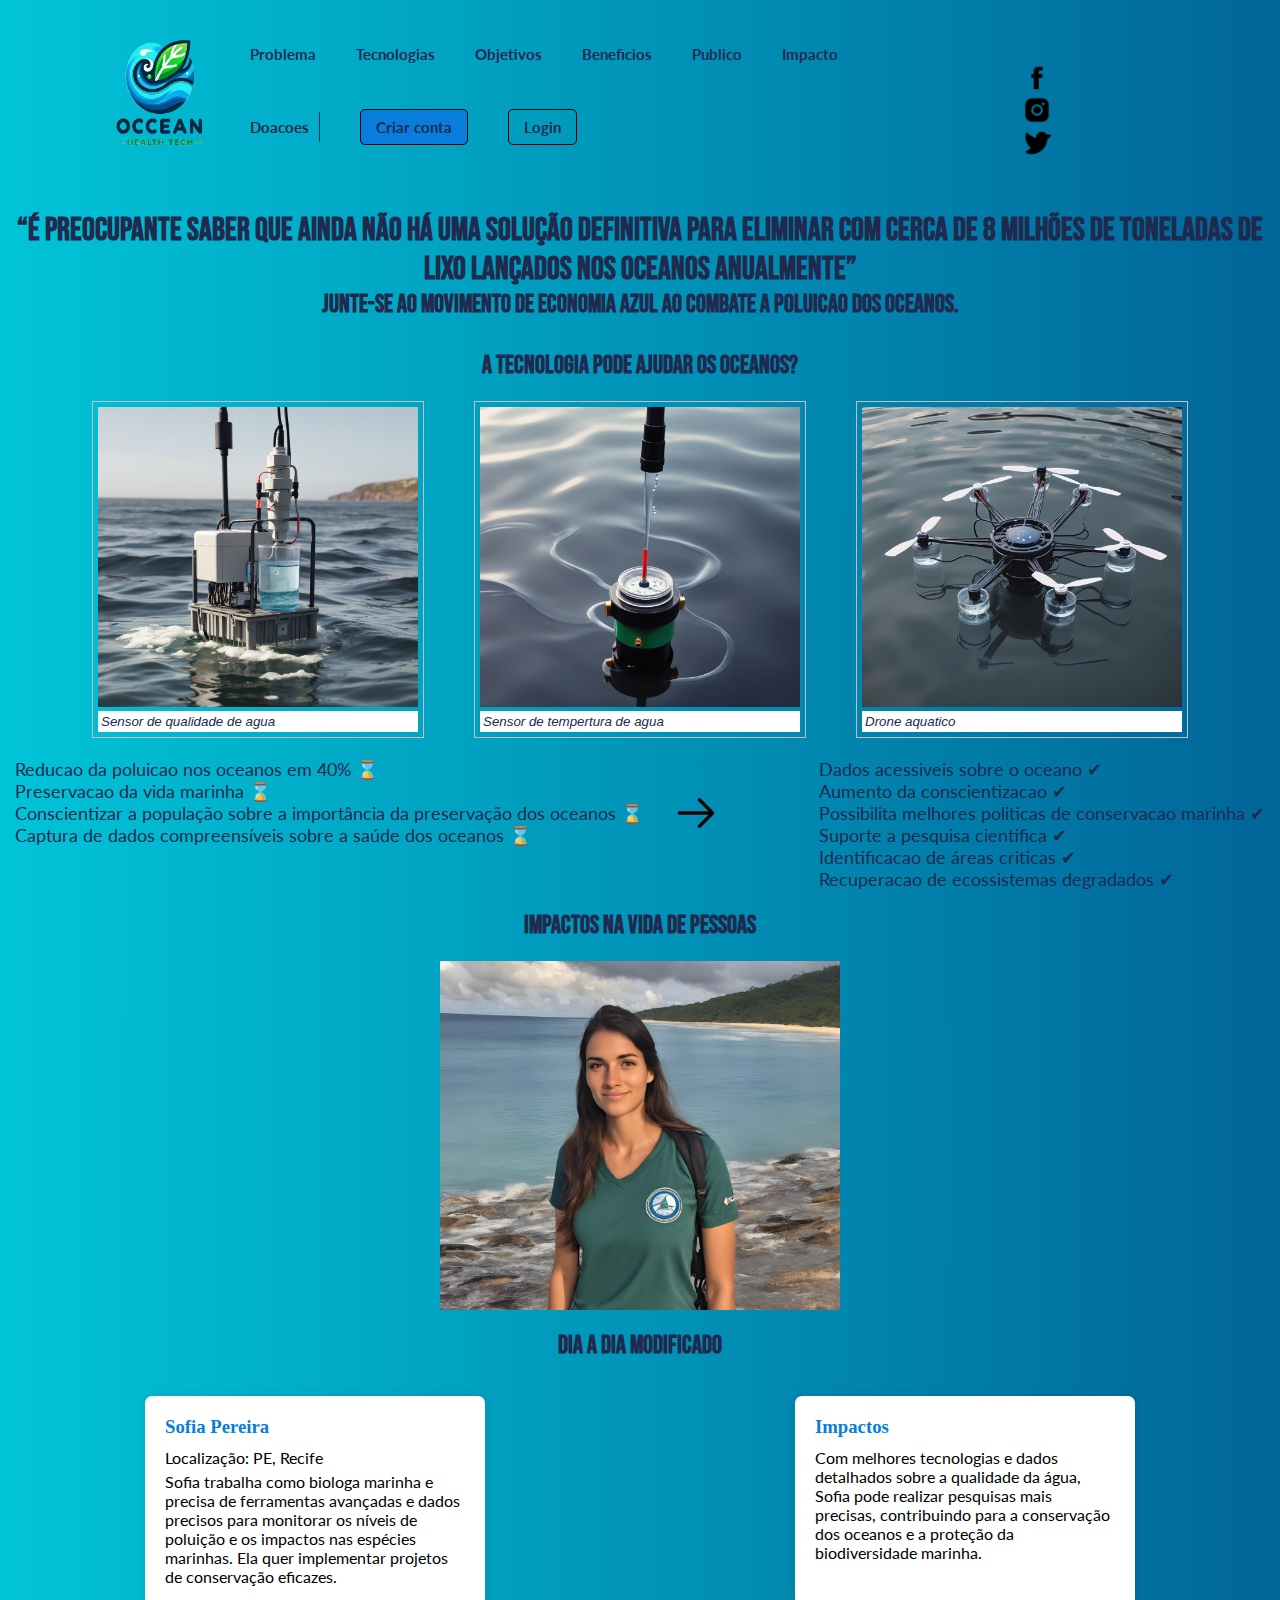
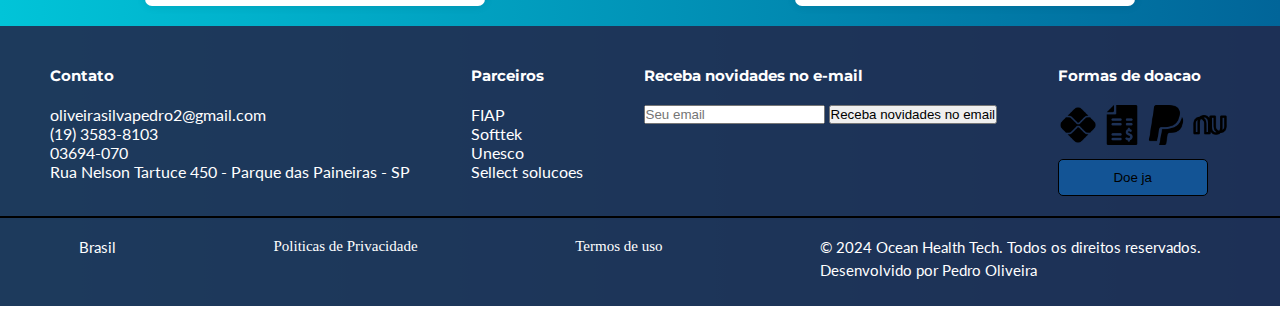
<file: index.html>
<!DOCTYPE html>
<html lang="pt-br">
<head>
    <meta charset="UTF-8">
    <meta name="viewport" content="width=device-width, initial-scale=1.0">
    <meta name="author" content="Pedro Oliveira">
    <link rel="stylesheet" href="./public/css/global.css">
    <link rel="stylesheet" href="./src/pages/index.css">
    <link rel="stylesheet" href="./public/css/fonts.css">
    <link rel="stylesheet" href="./public/css/media.css">
    <title>Ocean Health Tech</title>
</head>
<body>
    <header>
        <div class="container">
            <nav>
                <img src="./public/images/logo.png" alt="Logo OC20" class="img-logo">
                <ul>
                    <li><a href="#problemas" onclick="trocaClasse('problemas')">Problema</a></li>
                    <li><a href="#tecnologias" onclick="trocaClasse('tecnologias')">Tecnologias</a></li>
                    <li><a href="#objetivos" onclick="trocaClasse('secaoObjetivos')">Objetivos</a></li>
                    <li><a href="#beneficios" class="problema" onclick="trocaClasse('beneficios')">Beneficios</a></li>
                    <li><a href="#publicos" onclick="trocaClasse('publicos')">Publico</a></li>
                    <li><a href="#impactos" onclick="trocaClasse('impactos')">Impacto</a></li> 
                    <li><a href="#doacao" onclick="trocaClasse('doacao')">Doacoes</a></li> 
                    <li class="linha"></li>
                    <li><a href="./src/pages/cadastro-login/cadastro.html" id="btn">Criar conta</a></li>                        
                    <li><a href="./src/pages/cadastro-login/login.html" id="btn-login">Login</a></li>
                </ul>
                <div class="icones">
                    <a href="https://www.facebook.com/fiap/" onclick="trocarPagina('https://www.facebook.com/fiap/')" target="_blank"><img src="./public/images/facebook-logo-meta-2-svgrepo-com.png" alt="Logo Facebook"></a>
                    <a href="https://www.instagram.com/fiapoficial/" onclick="trocarPagina('https://www.instagram.com/fiapoficial/')" target="_blank"><img src="./public/images/instagram-logo-fill-svgrepo-com.png" alt="Logo Instagram"></a>
                    <a href="https://x.com/fiap" onclick="trocarPagina('https://x.com/fiap')" target="_blank"><img src="./public/images/twitter-logo-fill-svgrepo-com.png" alt="Logo Twitter"></a>
                </div>
            </nav>
        </div>
    </header>
    <main>
        <section class="problema" id="problemas">          
            <h1><q>É preocupante saber que ainda não há uma solução definitiva para eliminar com cerca de 8 milhões de toneladas de lixo lançados nos oceanos anualmente</q></h1>
            <h2>Junte-se ao movimento de Economia Azul ao combate a poluicao dos oceanos.</h2>
        </section>

        <section class="tecnologias" id="tecnologias">            
            <h2>A tecnologia pode ajudar os oceanos?</h2>
            <div class="imagens">
                <figure>
                    <img src="./public/images/sensor-agua.jpg" alt="Sensor de qualidade de agua" title="Imagem gerada">
                    <figcaption>Sensor de qualidade de agua</figcaption>
                </figure>
                <figure>
                    <img src="./public/images/sensor-temperatura.jpg" alt="Sensor de temperatura da agua" title="Imagem gerada">
                    <figcaption>Sensor de tempertura de agua</figcaption>
                </figure>
                <figure>
                    <img src="./public/images/drone-agua.jpg" alt="Drone aquatico" title="Imagem gerada">
                    <figcaption>Drone aquatico</figcaption>
                </figure>
            </div>
        </section>

        <section class="conteudo-objetivos-beneficios" id="objetivos">
            <div class="objetivos">
                <div class="lista-objetivos" id="secaoObjetivos">
                    <ul>
                        <li>Reducao da poluicao nos oceanos em 40% &#8987;</li>
                        <li>Preservacao da vida marinha &#8987;</li>
                        <li>Conscientizar a população sobre a importância da preservação dos oceanos &#8987; </li>
                        <li>Captura de dados compreensíveis sobre a saúde dos oceanos &#8987;</li>
                    </ul>
                </div>
            </div>
            <div class="icone-direita">
                <img src="./public/images/right-lg-svgrepo-com.png" alt="Icone de direita">
            </div>
            <div class="beneficios" id="beneficios">
                <div class="texto-beneficios">
                    <ul>
                        <li>Dados acessiveis sobre o oceano &#10004;</li>
                        <li>Aumento da conscientizacao &#10004;</li>
                        <li>Possibilita melhores politicas de conservacao marinha &#10004;</li>
                        <li>Suporte a pesquisa cientifica &#10004;</li>
                        <li>Identificacao de áreas criticas &#10004;</li>
                        <li>Recuperacao de ecossistemas degradados &#10004;</li>
                    </ul>
                </div>
            </div>
        </section>

    
        <section class="publico" id="publicos">
            <div class="titulo-publico">
                <h2>Impactos na vida de pessoas</h2>
            </div>
            <div class="carrosel" id="img">               
                <img src="./public/images/persona-1.png" alt="Foto de uma pessoa afetada" title="Sofia">
                <img src="./public/images/persona-2.png" alt="Foto de uma pessoa afetada" title="Marina">
                <img src="./public/images/persona-3.png" alt="Foto de uma pessoa afetada" title="Ricardo">           
            </div>
        </section>
        <section class="impacto-dia" id="impactos">           
            <h2>Dia a Dia modificado</h2>
            <div class="blocos">
                <div class="bloco">
                    <div class="texto">
                        <h3 id="nome">Sofia Pereira</h3>
                        <p id="localizacao">Localização: PE, Recife</p>
                        <p id="necessidade">Sofia trabalha como biologa marinha e precisa de ferramentas avançadas e dados precisos para monitorar os níveis de poluição e os impactos nas espécies marinhas. Ela quer implementar projetos de conservação eficazes.</p>
                    </div>
                </div>
                <div class="bloco">
                    <div class="texto">
                        <h3>Impactos</h3>
                        <p id="impacto">Com melhores tecnologias e dados detalhados sobre a qualidade da água, Sofia pode realizar pesquisas mais precisas, contribuindo para a conservação dos oceanos e a proteção da biodiversidade marinha.</p>
                    </div>
                </div>
            </div>          
        </section>
    </main>

    <footer i>
        <div class="rodape" id="voltar">
            <div class="contato" id="email-contato">
                <h3>Contato</h3>
                <p>oliveirasilvapedro2@gmail.com</p>
                <p>(19) 3583-8103</p>
                <p>03694-070</p>
                <p>Rua Nelson Tartuce  450 - Parque das Paineiras - SP</p>
            </div>
            <div class="parceiros">
                <h3>Parceiros</h3>
                <p><a href="https://www.fiap.com.br" target="_blank" onclick="trocarPagina('https://www.fiap.com.br')">FIAP</a></p>
                <p><a href="https://www.softtek.com/pt/" target="_blank" onclick="trocarPagina('https://www.softtek.com/pt/')">Softtek</a></p>
                <p><a href="https://www.unesco.org/en" target="_blank" onclick="trocarPagina('https://www.unesco.org/en')">Unesco</a></p>
                <p><a href="https://www.selectsolucoes.com.br/" target="_blank" onclick="trocarPagina('https://www.unesco.org/en')">Sellect solucoes</a></p>
            </div>
            <div class="email">
                <h3>Receba novidades no e-mail</h3>
                <form action = "">
                    <input type="email" placeholder="Seu email"  id="eMail" >
                    <button type="submit" onclick="verificarEmail('eMail')" class="btnEmail">Receba novidades no email</button>
                </form>
            </div>
            <div class="doacao destaque" id="doacao">
                <h3>Formas de doacao</h3>
                <div class="formas-doacao">
                    <img src="./public/images/pix-svgrepo-com.png" alt="Logo do pix">
                    <img src="./public/images/fatura.png" alt="Icone de boleto">
                    <img src="./public/images/paypal-140-svgrepo-com.png" alt="Icone Paypal">
                    <img src="./public/images/nubank-svgrepo-com.png" alt="Icone NuBank">
                </div>
                <button id="btn-doacao" onclick="realizarDoacao()">Doe ja</button>
            </div>
        </div>
        <ul>
            <li class="linha2"></li>
        </ul>
        <div class="politicas">
            <p>Brasil</p>
            <a href="./src/pages/politica-termos/privacidade.html">Politicas de Privacidade</a>
            <a href="./src/pages/politica-termos/termos.html">Termos de uso</a>
            <div class="finalizacao">
                <p>&copy; 2024 Ocean Health Tech. Todos os direitos reservados.</p>
                <p>Desenvolvido por Pedro Oliveira</p>
            </div>
        </div>
    </footer>

    
    <script src="./public/scripts/app.js"></script>
</body>
</html>
</file>
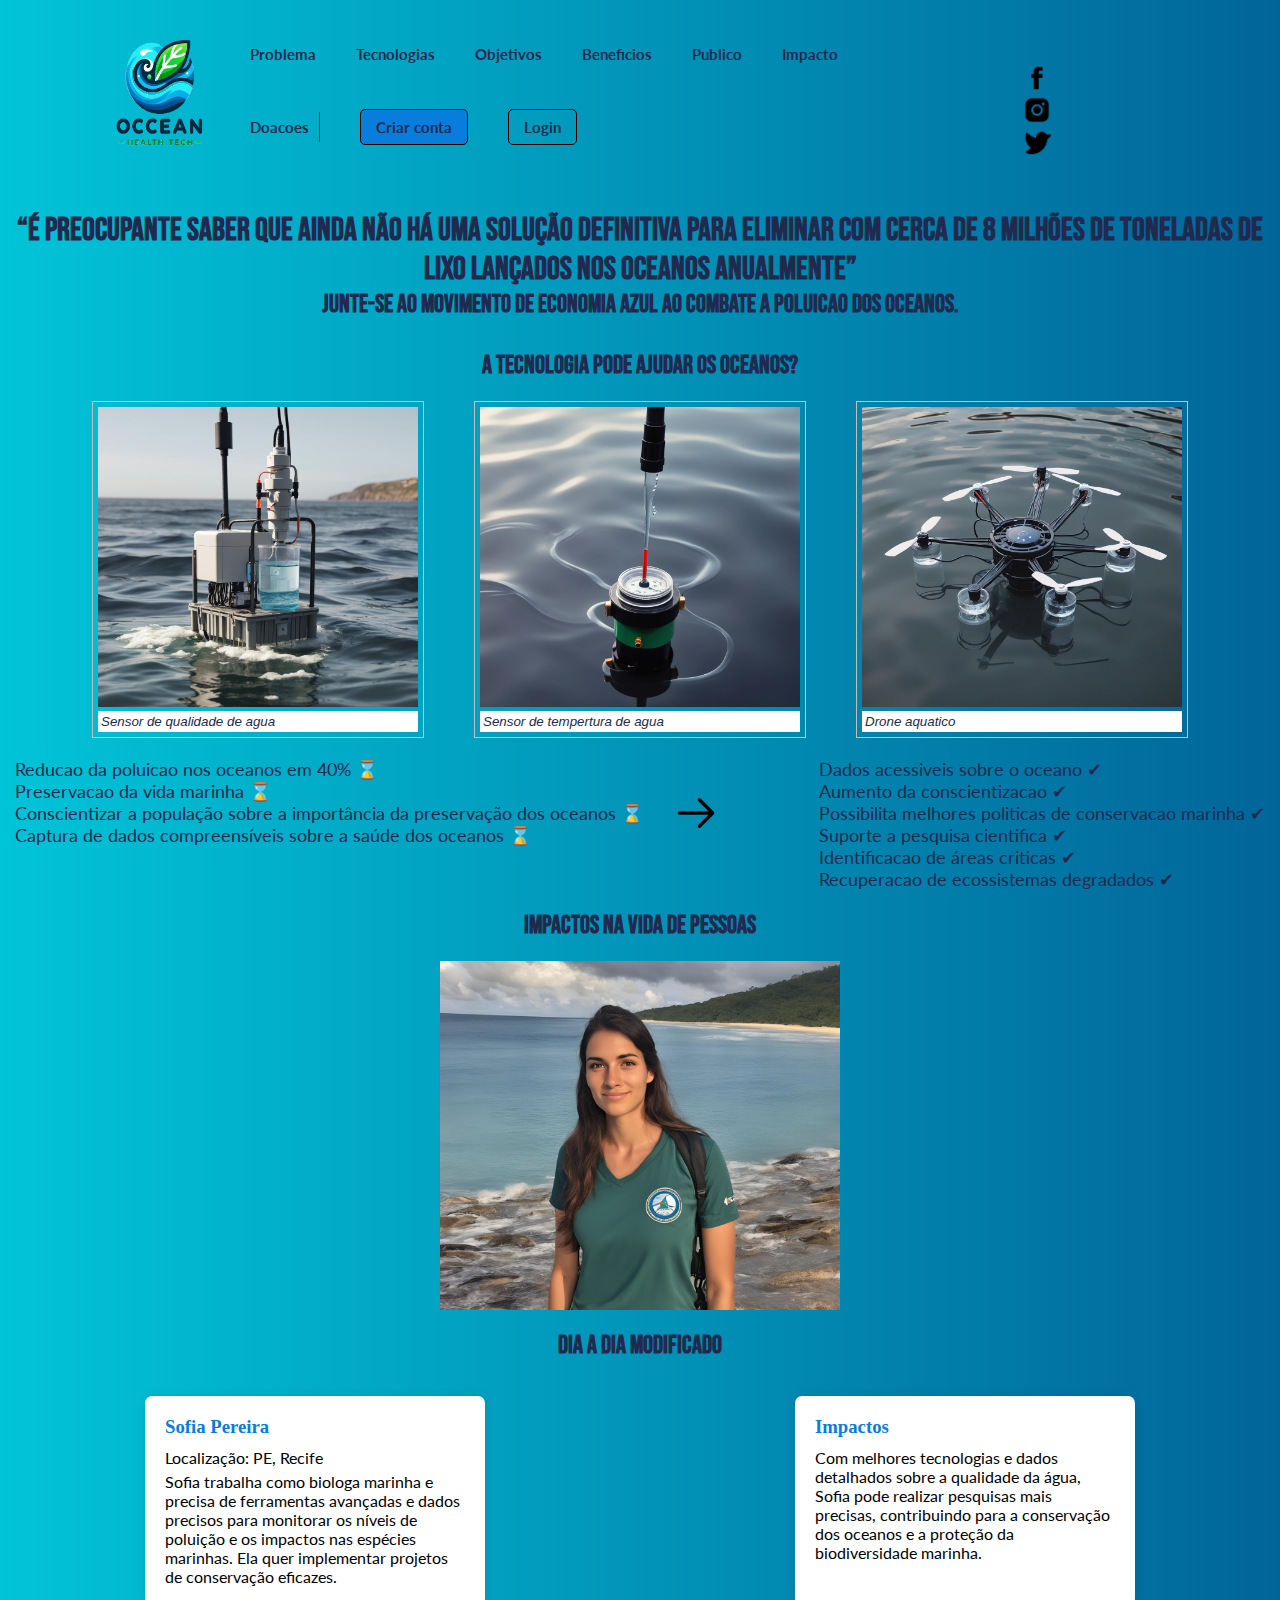
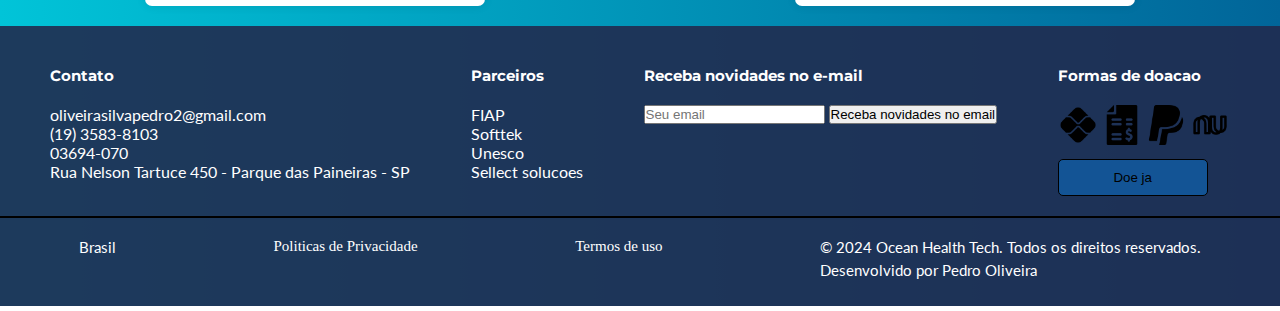
<file: scr/pages/index.html>
<!DOCTYPE html>
<html lang="pt-br">
<head>
    <meta charset="UTF-8">
    <meta name="viewport" content="width=device-width, initial-scale=1.0">
    <meta name="author" content="Pedro Oliveira">
    <link rel="stylesheet" href="/public/css/global.css">
    <link rel="stylesheet" href="index.css">
    <link rel="stylesheet" href="/public/css/fonts.css">
    <link rel="stylesheet" href="/public/css/media.css">
    <title>Ocean Health Tech</title>
</head>
<body>
    <header>
        <div class="container">
            <nav>
                <img src="/public/images/logo.png" alt="Logo OC20" class="img-logo">
                <ul>
                    <li><a href="#problemas" onclick="trocaClasse('problemas')">Problema</a></li>
                    <li><a href="#tecnologias" onclick="trocaClasse('tecnologias')">Tecnologias</a></li>
                    <li><a href="#objetivos" onclick="trocaClasse('secaoObjetivos')">Objetivos</a></li>
                    <li><a href="#beneficios" class="problema" onclick="trocaClasse('beneficios')">Beneficios</a></li>
                    <li><a href="#publicos" onclick="trocaClasse('publicos')">Publico</a></li>
                    <li><a href="#impactos" onclick="trocaClasse('impactos')">Impacto</a></li> 
                    <li><a href="#doacao" onclick="trocaClasse('doacao')">Doacoes</a></li> 
                    <li class="linha"></li>
                    <li><a href="/scr/pages/cadastro-login/cadastro.html" id="btn">Criar conta</a></li>                        
                    <li><a href="/scr/pages/cadastro-login/login.html" id="btn-login">Login</a></li>
                </ul>
                <div class="icones">
                    <a href="https://www.facebook.com/fiap/" onclick="trocarPagina('https://www.facebook.com/fiap/')" target="_blank"><img src="/public/images/facebook-logo-meta-2-svgrepo-com.png" alt="Logo Facebook"></a>
                    <a href="https://www.instagram.com/fiapoficial/" onclick="trocarPagina('https://www.instagram.com/fiapoficial/')" target="_blank"><img src="/public/images/instagram-logo-fill-svgrepo-com.png" alt="Logo Instagram"></a>
                    <a href="https://x.com/fiap" onclick="trocarPagina('https://x.com/fiap')" target="_blank"><img src="/public/images/twitter-logo-fill-svgrepo-com.png" alt="Logo Twitter"></a>
                </div>
            </nav>
        </div>
    </header>
    <main>
        <section class="problema" id="problemas">          
            <h1><q>É preocupante saber que ainda não há uma solução definitiva para eliminar com cerca de 8 milhões de toneladas de lixo lançados nos oceanos anualmente</q></h1>
            <h2>Junte-se ao movimento de Economia Azul ao combate a poluicao dos oceanos.</h2>
        </section>

        <section class="tecnologias" id="tecnologias">            
            <h2>A tecnologia pode ajudar os oceanos?</h2>
            <div class="imagens">
                <figure>
                    <img src="/public/images/sensor-agua.jpg" alt="Sensor de qualidade de agua" title="Imagem gerada">
                    <figcaption>Sensor de qualidade de agua</figcaption>
                </figure>
                <figure>
                    <img src="/public/images/sensor-temperatura.jpg" alt="Sensor de temperatura da agua" title="Imagem gerada">
                    <figcaption>Sensor de tempertura de agua</figcaption>
                </figure>
                <figure>
                    <img src="/public/images/drone-agua.jpg" alt="Drone aquatico" title="Imagem gerada">
                    <figcaption>Drone aquatico</figcaption>
                </figure>
            </div>
        </section>

        <section class="conteudo-objetivos-beneficios" id="objetivos">
            <div class="objetivos">
                <div class="lista-objetivos" id="secaoObjetivos">
                    <ul>
                        <li>Reducao da poluicao nos oceanos em 40% &#8987;</li>
                        <li>Preservacao da vida marinha &#8987;</li>
                        <li>Conscientizar a população sobre a importância da preservação dos oceanos &#8987; </li>
                        <li>Captura de dados compreensíveis sobre a saúde dos oceanos &#8987;</li>
                    </ul>
                </div>
            </div>
            <div class="icone-direita">
                <img src="/public/images/right-lg-svgrepo-com.png" alt="Icone de direita">
            </div>
            <div class="beneficios" id="beneficios">
                <div class="texto-beneficios">
                    <ul>
                        <li>Dados acessiveis sobre o oceano &#10004;</li>
                        <li>Aumento da conscientizacao &#10004;</li>
                        <li>Possibilita melhores politicas de conservacao marinha &#10004;</li>
                        <li>Suporte a pesquisa cientifica &#10004;</li>
                        <li>Identificacao de áreas criticas &#10004;</li>
                        <li>Recuperacao de ecossistemas degradados &#10004;</li>
                    </ul>
                </div>
            </div>
        </section>

    
        <section class="publico" id="publicos">
            <div class="titulo-publico">
                <h2>Impactos na vida de pessoas</h2>
            </div>
            <div class="carrosel" id="img">               
                <img src="/public/images/persona-1.png" alt="Foto de uma pessoa afetada" title="Sofia">
                <img src="/public/images/persona-2.png" alt="Foto de uma pessoa afetada" title="Marina">
                <img src="/public/images/persona-3.png" alt="Foto de uma pessoa afetada" title="Ricardo">           
            </div>
        </section>
        <section class="impacto-dia" id="impactos">           
            <h2>Dia a Dia modificado</h2>
            <div class="blocos">
                <div class="bloco">
                    <div class="texto">
                        <h3 id="nome">Sofia Pereira</h3>
                        <p id="localizacao">Localização: PE, Recife</p>
                        <p id="necessidade">Sofia trabalha como biologa marinha e precisa de ferramentas avançadas e dados precisos para monitorar os níveis de poluição e os impactos nas espécies marinhas. Ela quer implementar projetos de conservação eficazes.</p>
                    </div>
                </div>
                <div class="bloco">
                    <div class="texto">
                        <h3>Impactos</h3>
                        <p id="impacto">Com melhores tecnologias e dados detalhados sobre a qualidade da água, Sofia pode realizar pesquisas mais precisas, contribuindo para a conservação dos oceanos e a proteção da biodiversidade marinha.</p>
                    </div>
                </div>
            </div>          
        </section>
    </main>

    <footer i>
        <div class="rodape" id="voltar">
            <div class="contato" id="email-contato">
                <h3>Contato</h3>
                <p>oliveirasilvapedro2@gmail.com</p>
                <p>(19) 3583-8103</p>
                <p>03694-070</p>
                <p>Rua Nelson Tartuce  450 - Parque das Paineiras - SP</p>
            </div>
            <div class="parceiros">
                <h3>Parceiros</h3>
                <p><a href="https://www.fiap.com.br" target="_blank" onclick="trocarPagina('https://www.fiap.com.br')">FIAP</a></p>
                <p><a href="https://www.softtek.com/pt/" target="_blank" onclick="trocarPagina('https://www.softtek.com/pt/')">Softtek</a></p>
                <p><a href="https://www.unesco.org/en" target="_blank" onclick="trocarPagina('https://www.unesco.org/en')">Unesco</a></p>
                <p><a href="https://www.selectsolucoes.com.br/" target="_blank" onclick="trocarPagina('https://www.unesco.org/en')">Sellect solucoes</a></p>
            </div>
            <div class="email">
                <h3>Receba novidades no e-mail</h3>
                <form action = "">
                    <input type="email" placeholder="Seu email"  id="eMail" >
                    <button type="submit" onclick="verificarEmail('eMail')" class="btnEmail">Receba novidades no email</button>
                </form>
            </div>
            <div class="doacao destaque" id="doacao">
                <h3>Formas de doacao</h3>
                <div class="formas-doacao">
                    <img src="/public/images/pix-svgrepo-com.png" alt="Logo do pix">
                    <img src="/public/images/fatura.png" alt="Icone de boleto">
                    <img src="/public/images/paypal-140-svgrepo-com.png" alt="Icone Paypal">
                    <img src="/public/images/nubank-svgrepo-com.png" alt="Icone NuBank">
                </div>
                <button id="btn-doacao" onclick="realizarDoacao()">Doe ja</button>
            </div>
        </div>
        <ul>
            <li class="linha2"></li>
        </ul>
        <div class="politicas">
            <p>Brasil</p>
            <a href="/scr/pages/politica-termos/privacidade.html">Politicas de Privacidade</a>
            <a href="/scr/pages/politica-termos/termos.html">Termos de uso</a>
            <div class="finalizacao">
                <p>&copy; 2024 Ocean Health Tech. Todos os direitos reservados.</p>
                <p>Desenvolvido por Pedro Oliveira</p>
            </div>
        </div>
    </footer>

    
    <script src="/public/scripts/app.js"></script>
</body>
</html>
</file>
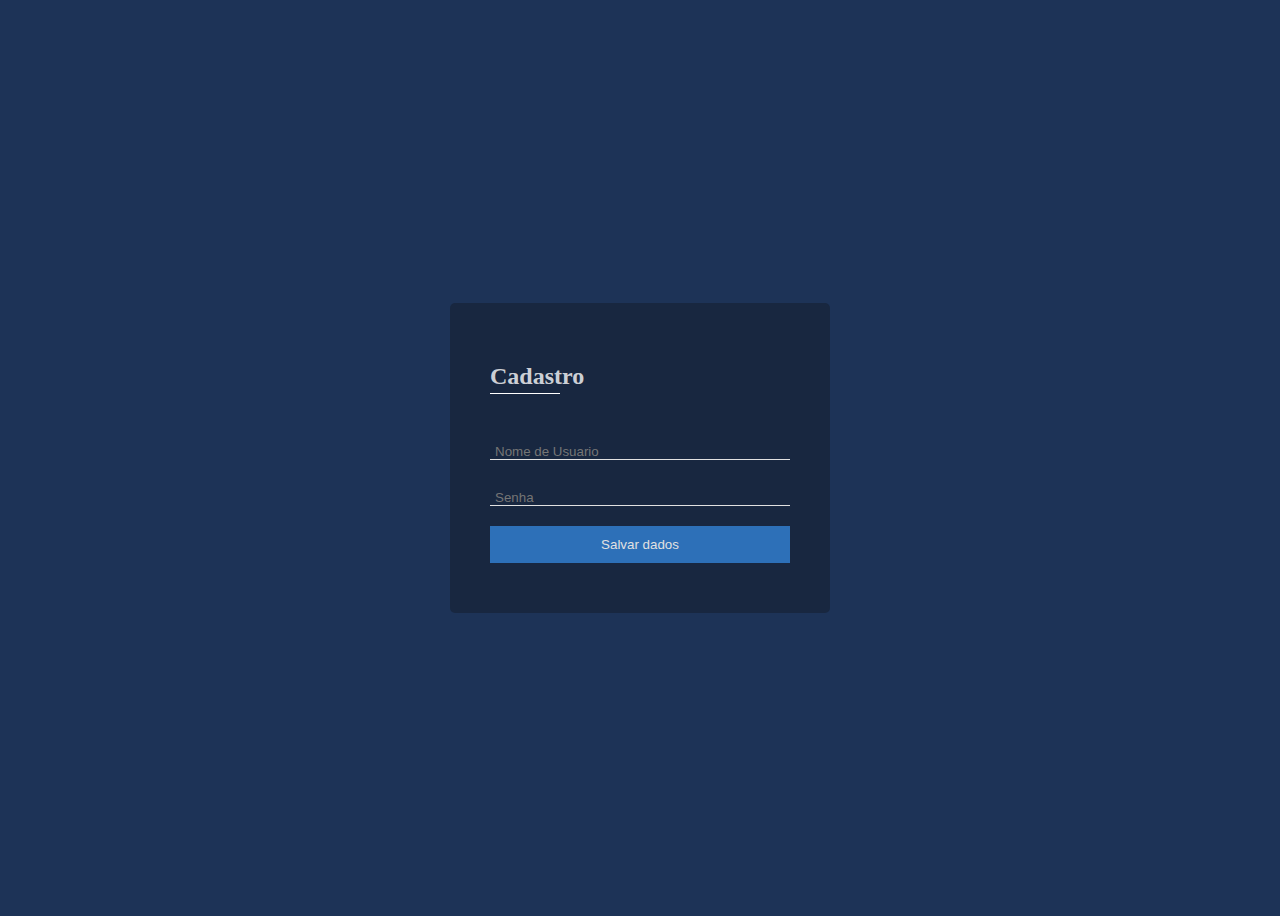
<file: scr/pages/cadastro-login/cadastro.html>
<!DOCTYPE html>
<html lang="pt-br">
<head>
    <meta charset="UTF-8">
    <meta name="viewport" content="width=device-width, initial-scale=1.0">
    <link rel="stylesheet" href="cadastro-login.css">
    <title>Pagina de Cadastro</title>
</head>
<body>
    <div class="container">
        <form class="espaco-cadastro" id="cadastro">
            <div class="titulo">
                <h2>Cadastro</h2>
            </div>
            <div class="espaco-pai">
                <div class="espaco-credenciais">
                    <input type="text" placeholder="Nome de Usuario"  id="usuario" autocomplete="username" required>
                </div>
                <div class="espaco-credenciais">
                    <input type="password" placeholder="Senha" id="senha"  autocomplete="current-password" required>
                </div>
            </div>
            <div class="espaco-salvar">
                <input type="submit" value="Salvar dados" id="btnSalvar" onclick="realizarCadastro()">
            </div>
        </form>
    </div>

    <script src="/public/scripts/app.js"></script>
</body>
</html>
</file>
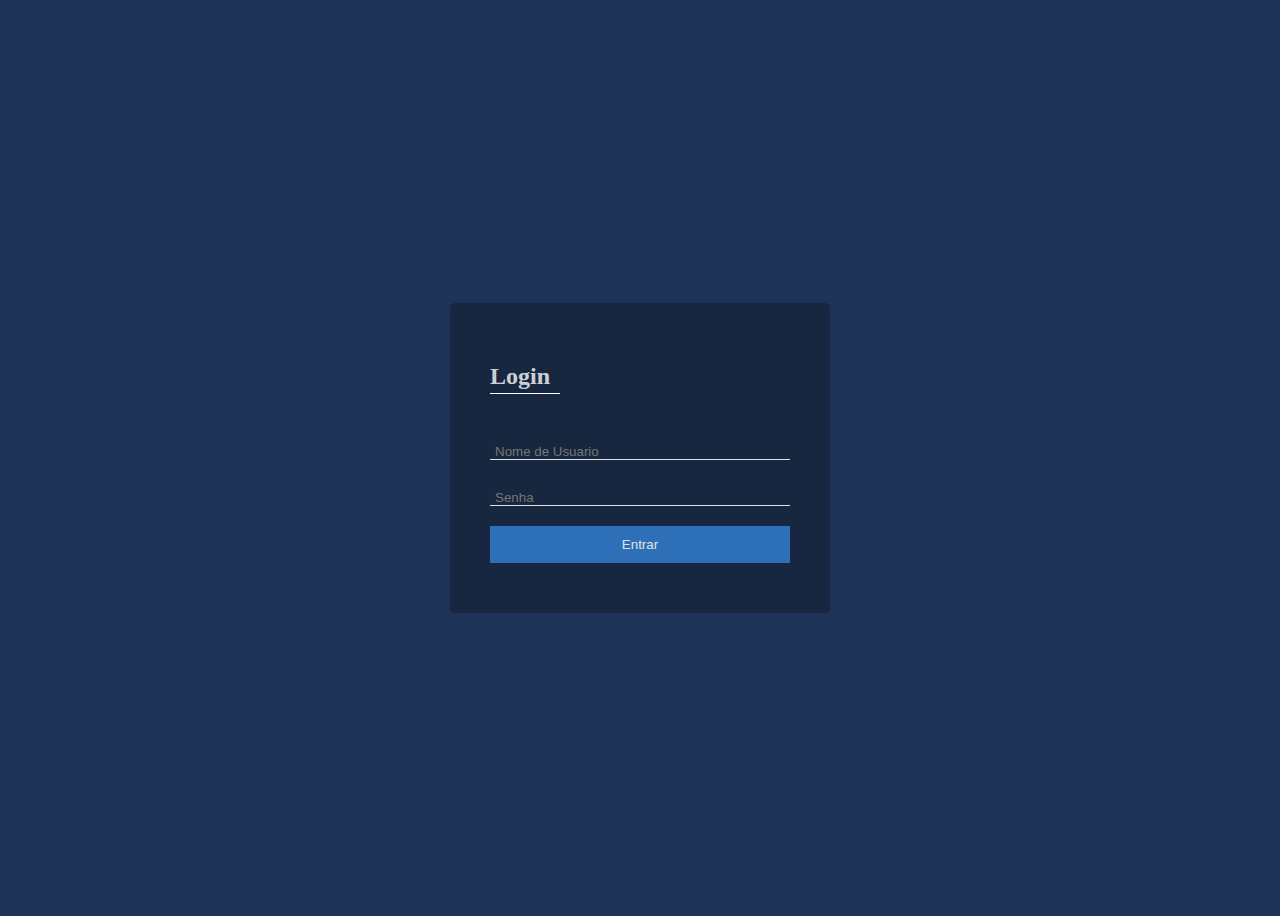
<file: scr/pages/cadastro-login/login.html>
<!DOCTYPE html>
<html lang="pt-br">
<head>
    <meta charset="UTF-8">
    <meta name="viewport" content="width=device-width, initial-scale=1.0">
    <link rel="stylesheet" href="cadastro-login.css">
    <title>Pagina de Login</title>
</head>
<body>
    <div class="container">
        <form class="espaco-cadastro" id="cadastro">
            <div class="titulo">
                <h2>Login</h2>
            </div>
            <div class="espaco-pai">
                <div class="espaco-credenciais">
                    <input type="text" placeholder="Nome de Usuario"  id="usuarioLogin" autocomplete="username" required>
                </div>
                <div class="espaco-credenciais">
                    <input type="password" placeholder="Senha" id="senhaLogin" autocomplete="current-password" required>
                </div>
            </div>
            <div class="espaco-entrar">
                <input type="submit" value="Entrar" id="btnEntrar" onclick="verificarLogin()">
            </div>
        </form>
    </div>

    <script src="/public/scripts/app.js"></script>
</body>
</html>
</file>
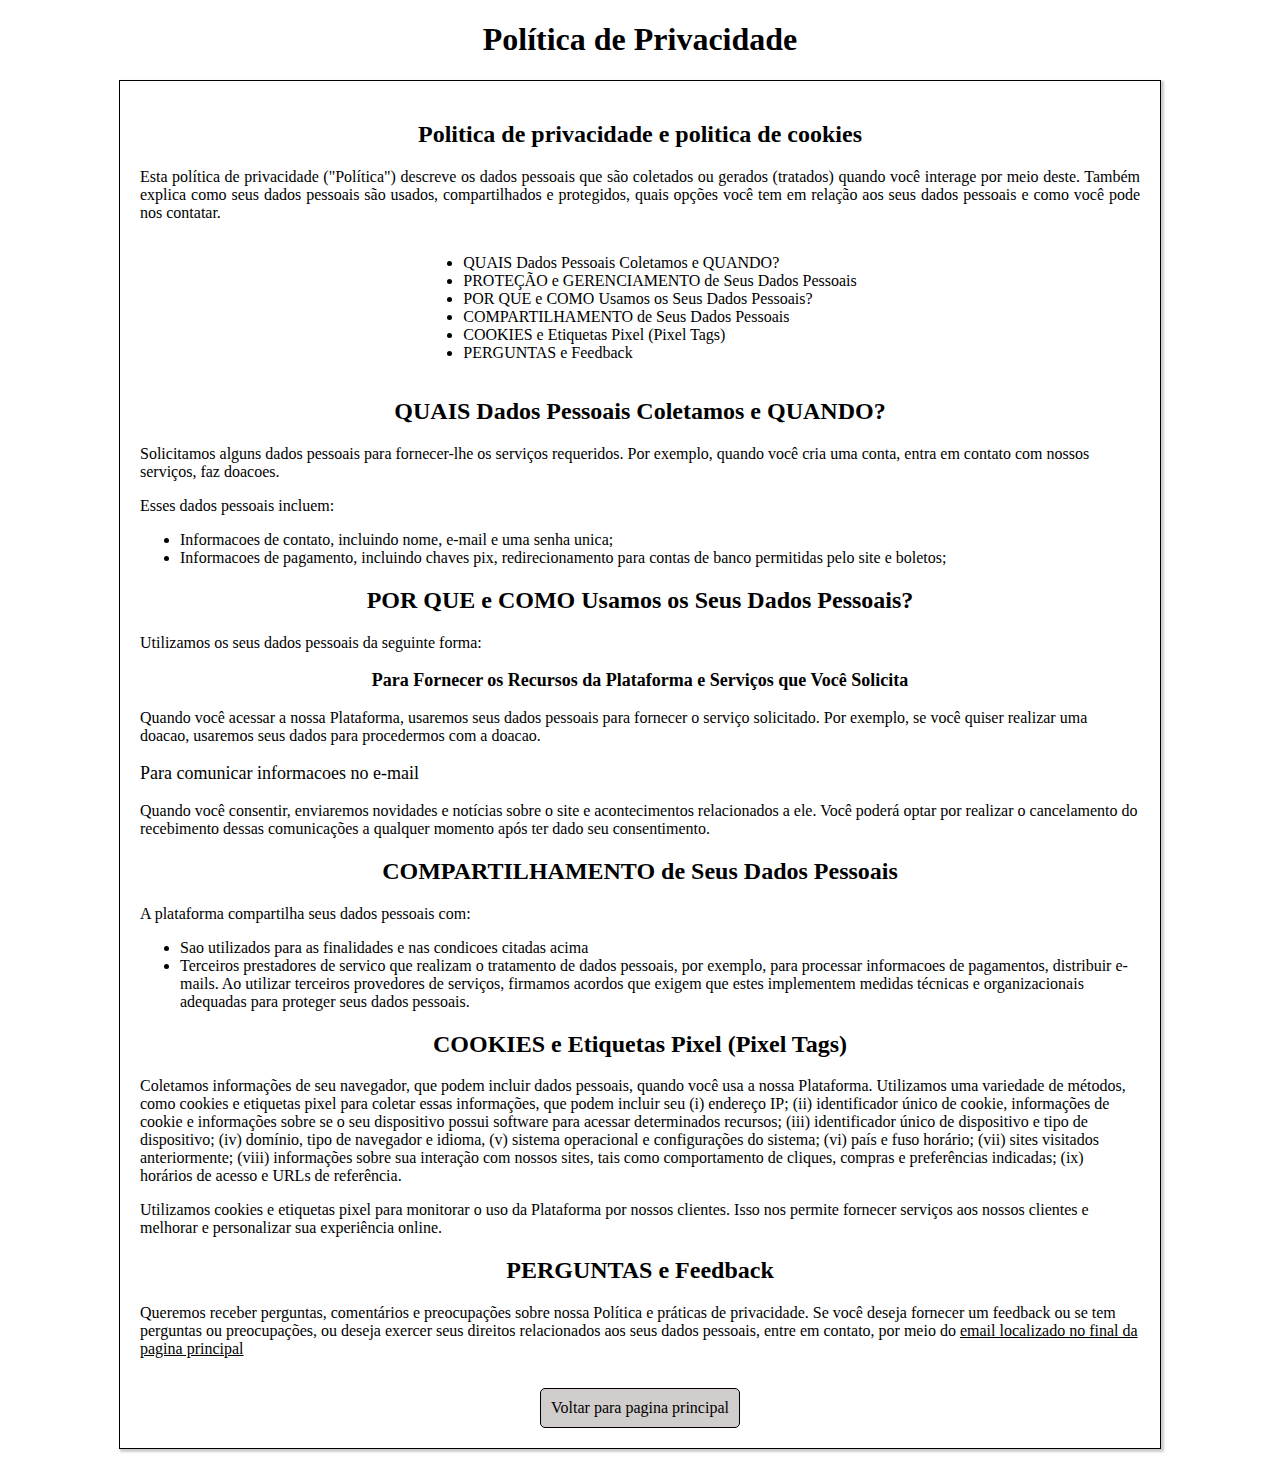
<file: scr/pages/politica-termos/privacidade.html>
<!DOCTYPE html>
<html lang="pt-br">
<head>
    <meta charset="UTF-8">
    <meta name="viewport" content="width=device-width, initial-scale=1.0">
    <link rel="stylesheet" href="privacidade-termos.css">
    <title>Políticas de Privacidade - Ocean Health Tech</title>
</head>
<body>
    <header>
        <h1>Política de Privacidade</h1>
    </header>
    <main>
        <section class="politicas">
            <div class="container">
                <div class="subtitulo">
                    <h2>Politica de privacidade e politica de cookies</h2>
                    <p>Esta política de privacidade ("Política") descreve os dados pessoais que são coletados ou gerados (tratados) quando você interage por meio deste. Também explica como seus dados pessoais são usados, compartilhados e protegidos, quais opções você tem em relação aos seus dados pessoais e como você pode nos contatar.</p>
                </div>
                <div class="lista">
                    <ul>
                        <a href="#quais"><li>QUAIS Dados Pessoais Coletamos e QUANDO?</li></a>
                        <a href="#protecao"><li>PROTEÇÃO e GERENCIAMENTO de Seus Dados Pessoais</li></a>
                        <a href="#porque"><li>POR QUE e COMO Usamos os Seus Dados Pessoais?</li></a>
                        <a href="#compartilhamento"><li>COMPARTILHAMENTO de Seus Dados Pessoais</li></a>
                        <a href="#cookies"><li>COOKIES e Etiquetas Pixel (Pixel Tags)</li></a>
                        <a href="perguntas"><li>PERGUNTAS e Feedback</li></a>
                    </ul>
                </div> 

                <div id="quais">
                    <div class="subtitulo">
                        <h2>QUAIS Dados Pessoais Coletamos e QUANDO?</h2>
                    </div>
                    <p>Solicitamos alguns dados pessoais para fornecer-lhe os serviços requeridos. Por exemplo, quando você cria uma conta, entra em contato com nossos serviços, faz doacoes.</p>
                    <p>Esses dados pessoais incluem:</p>
                    <ul>
                        <li>Informacoes de contato, incluindo nome, e-mail e uma senha unica;</li>
                        <li>Informacoes de pagamento, incluindo chaves pix, redirecionamento para contas de banco permitidas pelo site e boletos;</li>
                    </ul>
                </div>

                <div id="porque">
                    <div class="subtitulo">
                        <h2>POR QUE e COMO Usamos os Seus Dados Pessoais?</h2>
                    </div>
                    <p>Utilizamos os seus dados pessoais da seguinte forma:</p>
                    <p class="forma">Para Fornecer os Recursos da Plataforma e Serviços que Você Solicita</p>
                    <p>Quando você acessar a nossa Plataforma, usaremos seus dados pessoais para fornecer o serviço solicitado. Por exemplo, se você quiser realizar uma doacao, usaremos seus dados para procedermos com a doacao.</p>
                    <p class="aviso">Para comunicar informacoes no e-mail</p>
                    <p>Quando você consentir, enviaremos novidades e notícias sobre o site e acontecimentos relacionados a ele. Você poderá optar por realizar o cancelamento do recebimento dessas comunicações a qualquer momento após ter dado seu consentimento.</p>
                </div>

                <div id="compartilhamento">
                    <div class="subtitulo">
                        <h2>COMPARTILHAMENTO de Seus Dados Pessoais</h2>
                    </div>
                    <p>A plataforma compartilha seus dados pessoais com:</p>
                    <ul>
                        <li>Sao utilizados para as finalidades e nas condicoes citadas acima</li>
                        <li>Terceiros prestadores de servico que realizam o tratamento de dados pessoais, por exemplo, para processar informacoes de pagamentos, distribuir e-mails. Ao utilizar terceiros provedores de serviços, firmamos acordos que exigem que estes implementem medidas técnicas e organizacionais adequadas para proteger seus dados pessoais.</li>
                    </ul>
                </div>

                <div id="cookies">
                    <div class="subtitulo">
                        <h2>COOKIES e Etiquetas Pixel (Pixel Tags)</h2>
                    </div>
                    <p>Coletamos informações de seu navegador, que podem incluir dados pessoais, quando você usa a nossa Plataforma. Utilizamos uma variedade de métodos, como cookies e etiquetas pixel para coletar essas informações, que podem incluir seu (i) endereço IP; (ii) identificador único de cookie, informações de cookie e informações sobre se o seu dispositivo possui software para acessar determinados recursos; (iii) identificador único de dispositivo e tipo de dispositivo; (iv) domínio, tipo de navegador e idioma, (v) sistema operacional e configurações do sistema; (vi) país e fuso horário; (vii) sites visitados anteriormente; (viii) informações sobre sua interação com nossos sites, tais como comportamento de cliques, compras e preferências indicadas; (ix) horários de acesso e URLs de referência.</p>
                    <p>Utilizamos cookies e etiquetas pixel para monitorar o uso da Plataforma por nossos clientes. Isso nos permite fornecer serviços aos nossos clientes e melhorar e personalizar sua experiência online.  </p>
                </div>

                <div id="perguntas">
                    <div class="subtitulo">
                        <h2>PERGUNTAS e Feedback</h2>
                    </div>
                    <p>Queremos receber perguntas, comentários e preocupações sobre nossa Política e práticas de privacidade. Se você deseja fornecer um feedback ou se tem perguntas ou preocupações, ou deseja exercer seus direitos relacionados aos seus dados pessoais, entre em contato, por meio do <a href="/scr/pages/index.html#email-contato" class="link">email localizado no final da pagina principal</a></p>
                </div>

                <div class="voltar">
                    <a href="/scr/pages/index.html#voltar">Voltar para pagina principal</a>
                </div>
            </div>
        </section>
    </main>
</body>
</html>
</file>
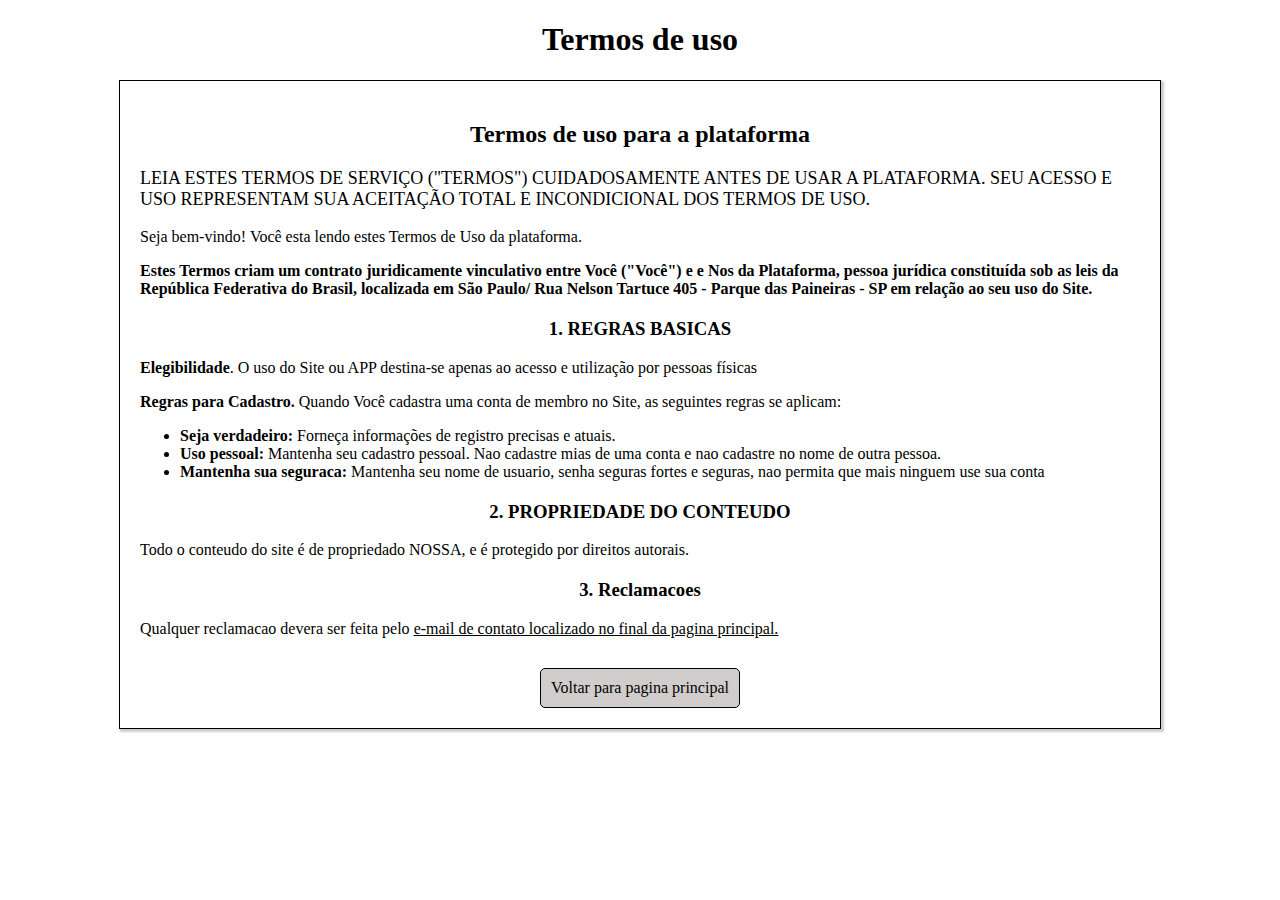
<file: scr/pages/politica-termos/termos.html>
<!DOCTYPE html>
<html lang="pt-br">
<head>
    <meta charset="UTF-8">
    <meta name="viewport" content="width=device-width, initial-scale=1.0">
    <link rel="stylesheet" href="privacidade-termos.css">
    <title>Termmos de uso</title>
</head>
<body>
    <header>
        <h1>Termos de uso</h1>
    </header>
    <main>
        <section class="termos">
            <div class="container">
                <div class="subtitulo">
                    <h2>Termos de uso para a plataforma</h2>
                </div>
                <p class="aviso">LEIA ESTES TERMOS DE SERVIÇO ("TERMOS") CUIDADOSAMENTE ANTES DE USAR A PLATAFORMA. SEU ACESSO E USO REPRESENTAM SUA ACEITAÇÃO TOTAL E INCONDICIONAL DOS TERMOS DE USO.</p>
                <p>Seja bem-vindo! Você esta lendo estes Termos de Uso da plataforma.</p>
                <p class="contrato">Estes Termos criam um contrato juridicamente vinculativo entre Você ("Você") e e Nos da Plataforma, pessoa jurídica constituída sob as leis da República Federativa do Brasil, localizada em São Paulo/ Rua Nelson Tartuce 405 - Parque das Paineiras - SP em relação ao seu uso do Site.</p>

                <div class="subtitulo">
                    <h3>1. REGRAS BASICAS</h3>
                </div>
                <p><b>Elegibilidade</b>. O uso do Site ou APP destina-se apenas ao acesso e utilização por pessoas físicas</p>
                <p><b>Regras para Cadastro.</b> Quando Você cadastra uma conta de membro no Site, as seguintes regras se aplicam:</p>
                <ul>
                    <li><b>Seja verdadeiro:</b> Forneça informações de registro precisas e atuais.</li>
                    <li><b>Uso pessoal:</b> Mantenha seu cadastro pessoal. Nao cadastre mias de uma conta e nao cadastre no nome de outra pessoa.</li>
                    <li><b>Mantenha sua seguraca:</b> Mantenha seu nome de usuario, senha seguras fortes e seguras, nao permita que mais ninguem use sua conta</li>
                </ul>
                <div class="subtitulo">
                    <h3>2. PROPRIEDADE DO CONTEUDO</h3>
                </div>
                <p>Todo o conteudo do site é de propriedado NOSSA, e é protegido por direitos autorais.</p>
                <div class="subtitulo">
                    <h3>3. Reclamacoes</h3>
                </div>
                <p>Qualquer reclamacao devera ser feita pelo <a href="/scr/pages/index.html#email-contato" class="link">e-mail de contato localizado no final da pagina principal.</a></p>
                <div class="voltar">
                    <a href="/scr/pages/index.html#voltar">Voltar para pagina principal</a>
                </div>
            </div>
        </section>
    </main>
</body>
</html>
</file>
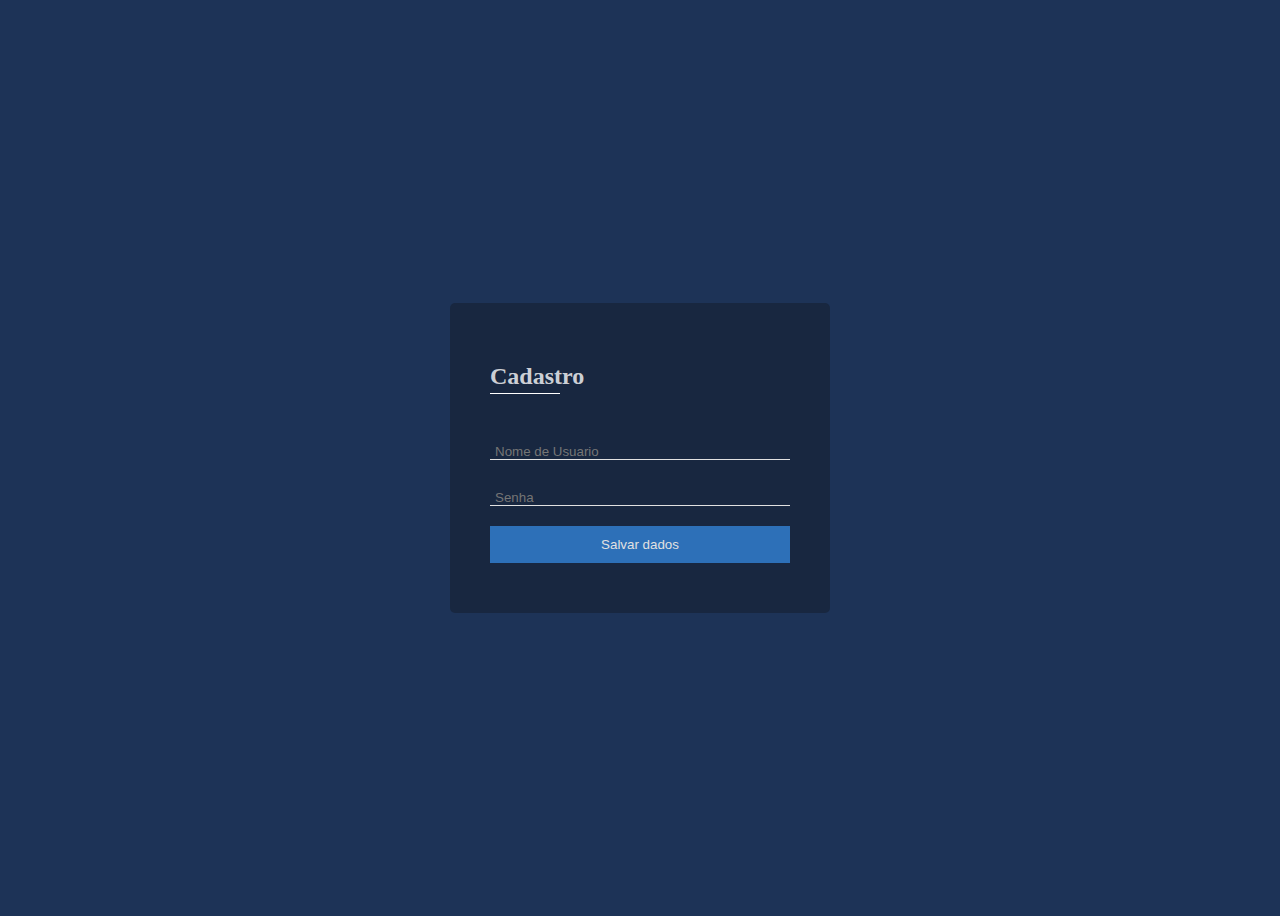
<file: src/pages/cadastro-login/cadastro.html>
<!DOCTYPE html>
<html lang="pt-br">
<head>
    <meta charset="UTF-8">
    <meta name="viewport" content="width=device-width, initial-scale=1.0">
    <link rel="stylesheet" href="cadastro-login.css">
    <title>Pagina de Cadastro</title>
</head>
<body>
    <div class="container">
        <form class="espaco-cadastro" id="cadastro">
            <div class="titulo">
                <h2>Cadastro</h2>
            </div>
            <div class="espaco-pai">
                <div class="espaco-credenciais">
                    <input type="text" placeholder="Nome de Usuario"  id="usuario" autocomplete="username" required>
                </div>
                <div class="espaco-credenciais">
                    <input type="password" placeholder="Senha" id="senha"  autocomplete="current-password" required>
                </div>
            </div>
            <div class="espaco-salvar">
                <input type="submit" value="Salvar dados" id="btnSalvar" onclick="realizarCadastro()">
            </div>
        </form>
    </div>

    <script src="../../../public/scripts/app.js"></script>
</body>
</html>
</file>
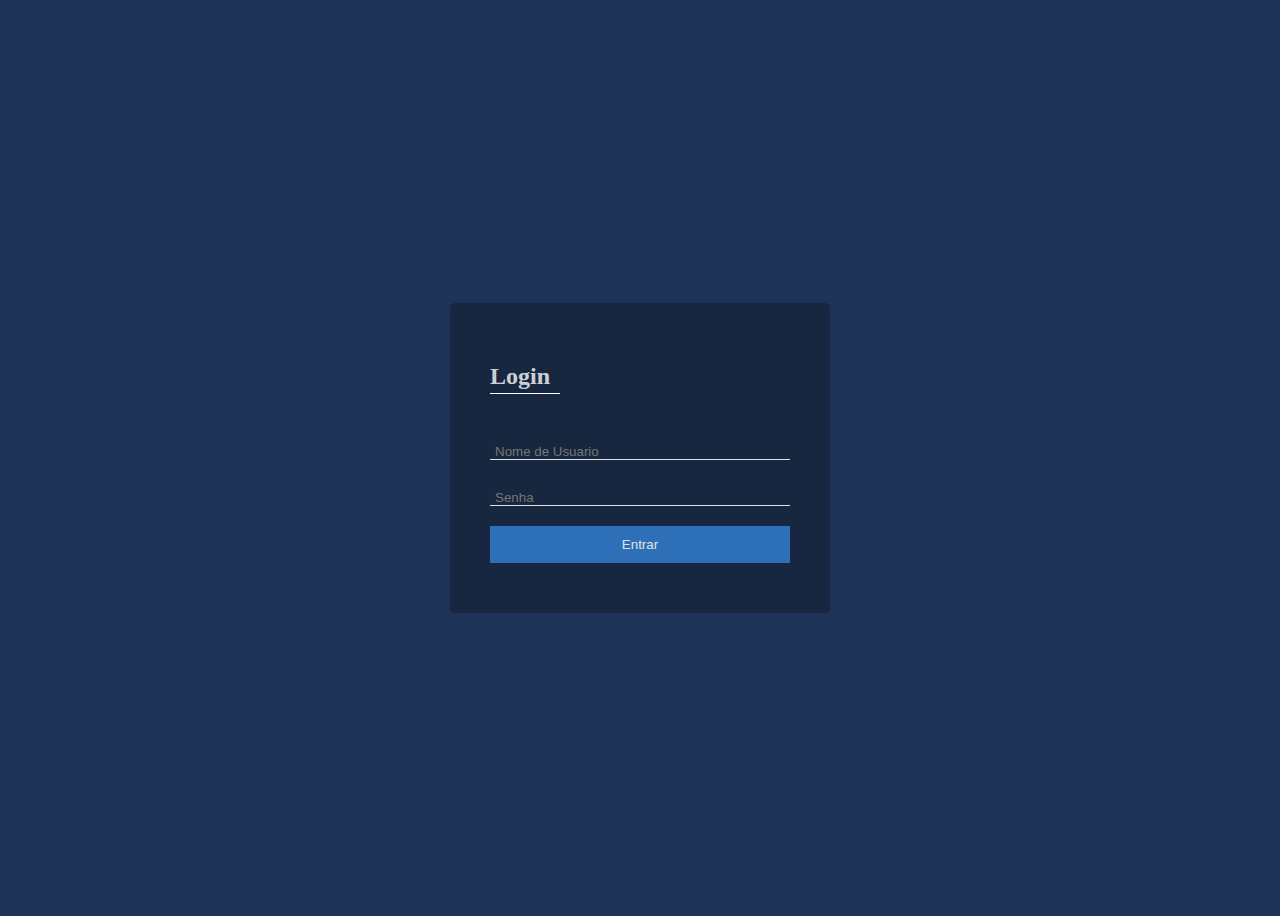
<file: src/pages/cadastro-login/login.html>
<!DOCTYPE html>
<html lang="pt-br">
<head>
    <meta charset="UTF-8">
    <meta name="viewport" content="width=device-width, initial-scale=1.0">
    <link rel="stylesheet" href="cadastro-login.css">
    <title>Pagina de Login</title>
</head>
<body>
    <div class="container">
        <form class="espaco-cadastro" id="cadastro">
            <div class="titulo">
                <h2>Login</h2>
            </div>
            <div class="espaco-pai">
                <div class="espaco-credenciais">
                    <input type="text" placeholder="Nome de Usuario"  id="usuarioLogin" autocomplete="username" required>
                </div>
                <div class="espaco-credenciais">
                    <input type="password" placeholder="Senha" id="senhaLogin" autocomplete="current-password" required>
                </div>
            </div>
            <div class="espaco-entrar">
                <input type="submit" value="Entrar" id="btnEntrar" onclick="verificarLogin()">
            </div>
        </form>
    </div>

    <script src="../../../public/scripts/app.js"></script>
</body>
</html>
</file>
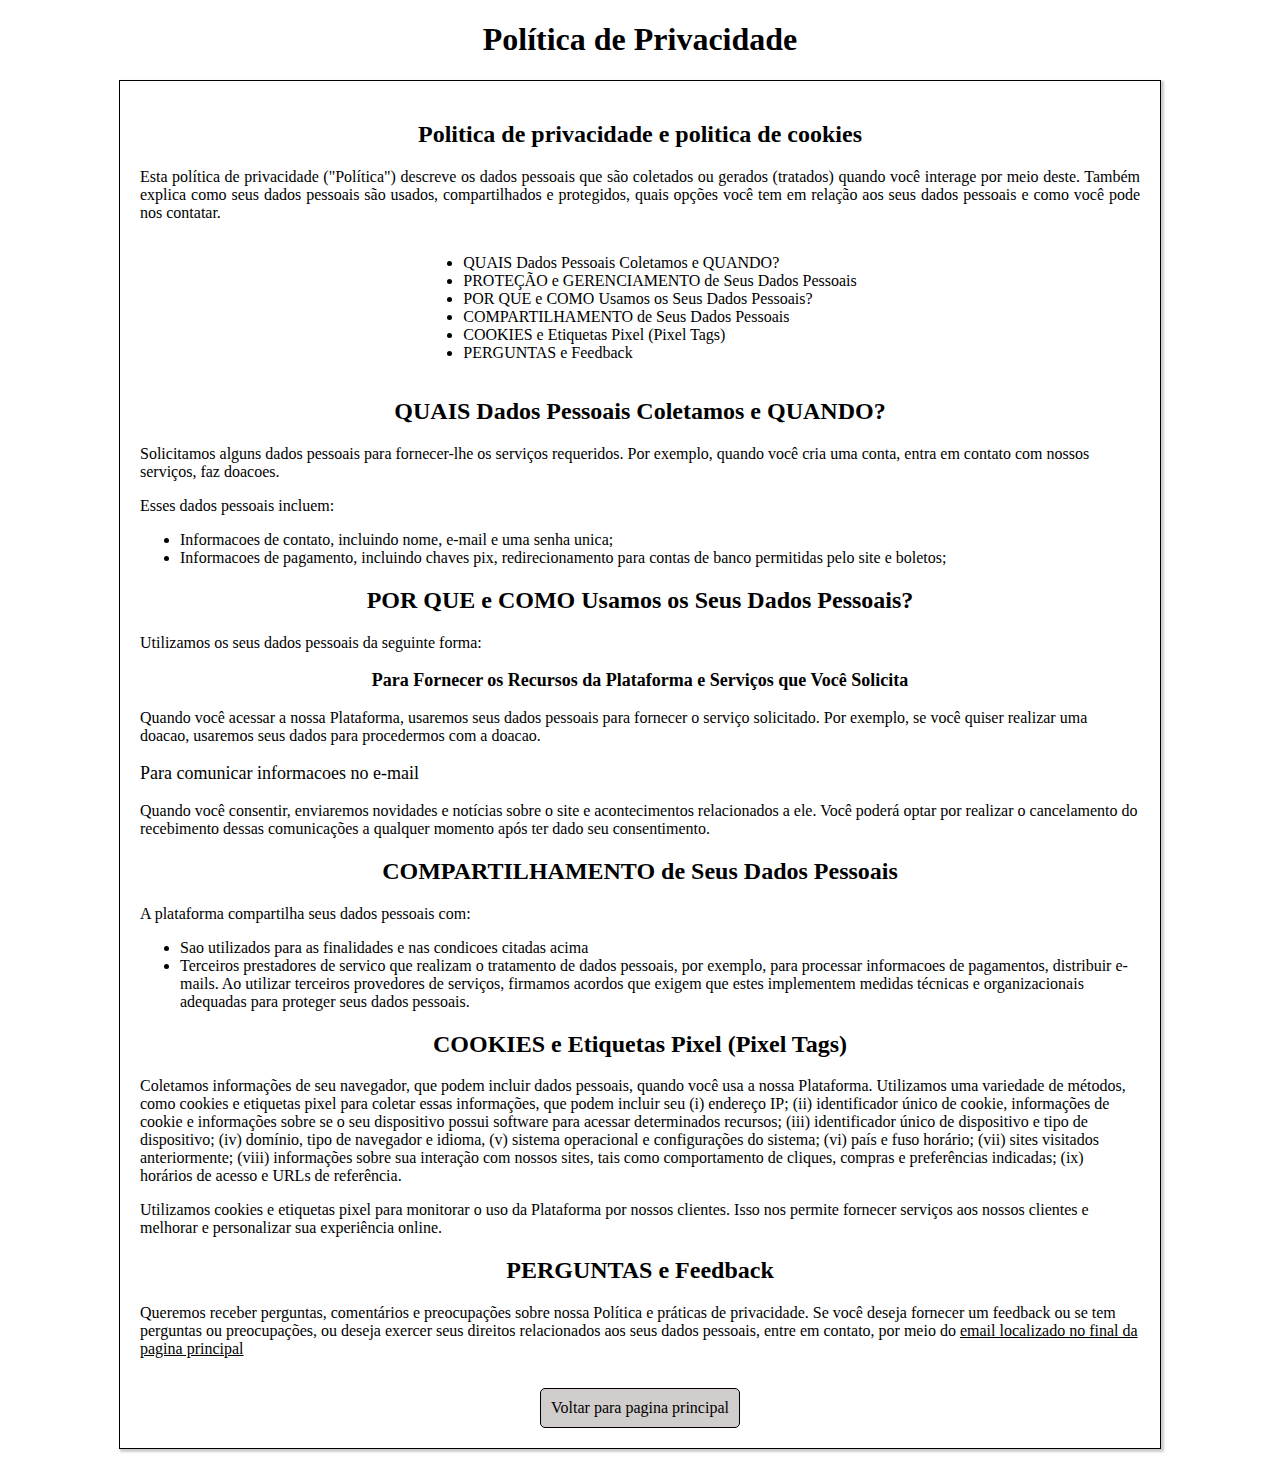
<file: src/pages/politica-termos/privacidade.html>
<!DOCTYPE html>
<html lang="pt-br">
<head>
    <meta charset="UTF-8">
    <meta name="viewport" content="width=device-width, initial-scale=1.0">
    <link rel="stylesheet" href="privacidade-termos.css">
    <title>Políticas de Privacidade - Ocean Health Tech</title>
</head>
<body>
    <header>
        <h1>Política de Privacidade</h1>
    </header>
    <main>
        <section class="politicas">
            <div class="container">
                <div class="subtitulo">
                    <h2>Politica de privacidade e politica de cookies</h2>
                    <p>Esta política de privacidade ("Política") descreve os dados pessoais que são coletados ou gerados (tratados) quando você interage por meio deste. Também explica como seus dados pessoais são usados, compartilhados e protegidos, quais opções você tem em relação aos seus dados pessoais e como você pode nos contatar.</p>
                </div>
                <div class="lista">
                    <ul>
                        <a href="#quais"><li>QUAIS Dados Pessoais Coletamos e QUANDO?</li></a>
                        <a href="#protecao"><li>PROTEÇÃO e GERENCIAMENTO de Seus Dados Pessoais</li></a>
                        <a href="#porque"><li>POR QUE e COMO Usamos os Seus Dados Pessoais?</li></a>
                        <a href="#compartilhamento"><li>COMPARTILHAMENTO de Seus Dados Pessoais</li></a>
                        <a href="#cookies"><li>COOKIES e Etiquetas Pixel (Pixel Tags)</li></a>
                        <a href="perguntas"><li>PERGUNTAS e Feedback</li></a>
                    </ul>
                </div> 

                <div id="quais">
                    <div class="subtitulo">
                        <h2>QUAIS Dados Pessoais Coletamos e QUANDO?</h2>
                    </div>
                    <p>Solicitamos alguns dados pessoais para fornecer-lhe os serviços requeridos. Por exemplo, quando você cria uma conta, entra em contato com nossos serviços, faz doacoes.</p>
                    <p>Esses dados pessoais incluem:</p>
                    <ul>
                        <li>Informacoes de contato, incluindo nome, e-mail e uma senha unica;</li>
                        <li>Informacoes de pagamento, incluindo chaves pix, redirecionamento para contas de banco permitidas pelo site e boletos;</li>
                    </ul>
                </div>

                <div id="porque">
                    <div class="subtitulo">
                        <h2>POR QUE e COMO Usamos os Seus Dados Pessoais?</h2>
                    </div>
                    <p>Utilizamos os seus dados pessoais da seguinte forma:</p>
                    <p class="forma">Para Fornecer os Recursos da Plataforma e Serviços que Você Solicita</p>
                    <p>Quando você acessar a nossa Plataforma, usaremos seus dados pessoais para fornecer o serviço solicitado. Por exemplo, se você quiser realizar uma doacao, usaremos seus dados para procedermos com a doacao.</p>
                    <p class="aviso">Para comunicar informacoes no e-mail</p>
                    <p>Quando você consentir, enviaremos novidades e notícias sobre o site e acontecimentos relacionados a ele. Você poderá optar por realizar o cancelamento do recebimento dessas comunicações a qualquer momento após ter dado seu consentimento.</p>
                </div>

                <div id="compartilhamento">
                    <div class="subtitulo">
                        <h2>COMPARTILHAMENTO de Seus Dados Pessoais</h2>
                    </div>
                    <p>A plataforma compartilha seus dados pessoais com:</p>
                    <ul>
                        <li>Sao utilizados para as finalidades e nas condicoes citadas acima</li>
                        <li>Terceiros prestadores de servico que realizam o tratamento de dados pessoais, por exemplo, para processar informacoes de pagamentos, distribuir e-mails. Ao utilizar terceiros provedores de serviços, firmamos acordos que exigem que estes implementem medidas técnicas e organizacionais adequadas para proteger seus dados pessoais.</li>
                    </ul>
                </div>

                <div id="cookies">
                    <div class="subtitulo">
                        <h2>COOKIES e Etiquetas Pixel (Pixel Tags)</h2>
                    </div>
                    <p>Coletamos informações de seu navegador, que podem incluir dados pessoais, quando você usa a nossa Plataforma. Utilizamos uma variedade de métodos, como cookies e etiquetas pixel para coletar essas informações, que podem incluir seu (i) endereço IP; (ii) identificador único de cookie, informações de cookie e informações sobre se o seu dispositivo possui software para acessar determinados recursos; (iii) identificador único de dispositivo e tipo de dispositivo; (iv) domínio, tipo de navegador e idioma, (v) sistema operacional e configurações do sistema; (vi) país e fuso horário; (vii) sites visitados anteriormente; (viii) informações sobre sua interação com nossos sites, tais como comportamento de cliques, compras e preferências indicadas; (ix) horários de acesso e URLs de referência.</p>
                    <p>Utilizamos cookies e etiquetas pixel para monitorar o uso da Plataforma por nossos clientes. Isso nos permite fornecer serviços aos nossos clientes e melhorar e personalizar sua experiência online.  </p>
                </div>

                <div id="perguntas">
                    <div class="subtitulo">
                        <h2>PERGUNTAS e Feedback</h2>
                    </div>
                    <p>Queremos receber perguntas, comentários e preocupações sobre nossa Política e práticas de privacidade. Se você deseja fornecer um feedback ou se tem perguntas ou preocupações, ou deseja exercer seus direitos relacionados aos seus dados pessoais, entre em contato, por meio do <a href="../../../index.html#email-contato" class="link">email localizado no final da pagina principal</a></p>
                </div>

                <div class="voltar">
                    <a href="../../../index.html#voltar">Voltar para pagina principal</a>
                </div>
            </div>
        </section>
    </main>
</body>
</html>
</file>
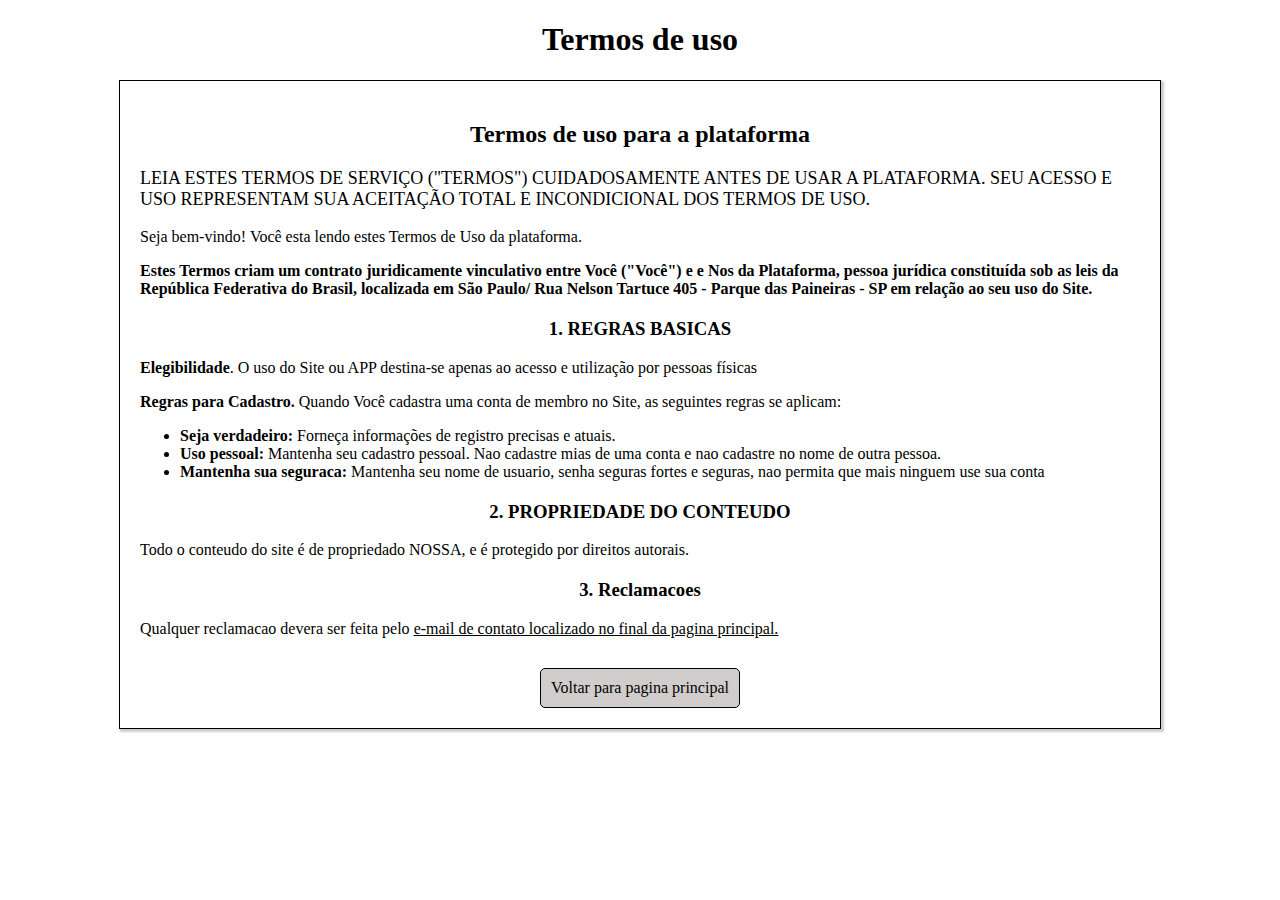
<file: src/pages/politica-termos/termos.html>
<!DOCTYPE html>
<html lang="pt-br">
<head>
    <meta charset="UTF-8">
    <meta name="viewport" content="width=device-width, initial-scale=1.0">
    <link rel="stylesheet" href="privacidade-termos.css">
    <title>Termmos de uso</title>
</head>
<body>
    <header>
        <h1>Termos de uso</h1>
    </header>
    <main>
        <section class="termos">
            <div class="container">
                <div class="subtitulo">
                    <h2>Termos de uso para a plataforma</h2>
                </div>
                <p class="aviso">LEIA ESTES TERMOS DE SERVIÇO ("TERMOS") CUIDADOSAMENTE ANTES DE USAR A PLATAFORMA. SEU ACESSO E USO REPRESENTAM SUA ACEITAÇÃO TOTAL E INCONDICIONAL DOS TERMOS DE USO.</p>
                <p>Seja bem-vindo! Você esta lendo estes Termos de Uso da plataforma.</p>
                <p class="contrato">Estes Termos criam um contrato juridicamente vinculativo entre Você ("Você") e e Nos da Plataforma, pessoa jurídica constituída sob as leis da República Federativa do Brasil, localizada em São Paulo/ Rua Nelson Tartuce 405 - Parque das Paineiras - SP em relação ao seu uso do Site.</p>

                <div class="subtitulo">
                    <h3>1. REGRAS BASICAS</h3>
                </div>
                <p><b>Elegibilidade</b>. O uso do Site ou APP destina-se apenas ao acesso e utilização por pessoas físicas</p>
                <p><b>Regras para Cadastro.</b> Quando Você cadastra uma conta de membro no Site, as seguintes regras se aplicam:</p>
                <ul>
                    <li><b>Seja verdadeiro:</b> Forneça informações de registro precisas e atuais.</li>
                    <li><b>Uso pessoal:</b> Mantenha seu cadastro pessoal. Nao cadastre mias de uma conta e nao cadastre no nome de outra pessoa.</li>
                    <li><b>Mantenha sua seguraca:</b> Mantenha seu nome de usuario, senha seguras fortes e seguras, nao permita que mais ninguem use sua conta</li>
                </ul>
                <div class="subtitulo">
                    <h3>2. PROPRIEDADE DO CONTEUDO</h3>
                </div>
                <p>Todo o conteudo do site é de propriedado NOSSA, e é protegido por direitos autorais.</p>
                <div class="subtitulo">
                    <h3>3. Reclamacoes</h3>
                </div>
                <p>Qualquer reclamacao devera ser feita pelo <a href="../../../index.html#email-contato" class="link">e-mail de contato localizado no final da pagina principal.</a></p>
                <div class="voltar">
                    <a href="../../../index.html#voltar">Voltar para pagina principal</a>
                </div>
            </div>
        </section>
    </main>
</body>
</html>
</file>
<file: public/css/global.css>
*{
    margin: 0;
    padding: 0;
}
</file>
<file: src/pages/index.css>
body{
    background-image: linear-gradient(to right, #01C4D8, #016599);
    background-repeat: no-repeat;
    overflow-x: hidden;
    width: 100vw;
    
}

header{
    max-width: 1200px;
    margin-bottom: 20px;
    margin-top: -20px;
}

body ul{
    list-style: none;
    font-size: 18px;
    font-family:  "Lato", sans-serif;
    color: #202A4E;
}

body h2{
    font-family: "Bebas Neue", sans-serif;
    color: #202A4E;
    font-size: 25px;
}

body p{
    font-family: "Lato", sans-serif;
}

body a{
    text-decoration: none;
}


nav img{
    margin-top: -2px;
    width: 120px;
    margin-left: 50px;
}

nav{
    width: 95vw;
    display: flex;
    justify-content: space-between;
    padding: 30px;
    margin-top: 15px;
    margin-left: 20px;  
}

nav a{
    text-decoration: none;
    color: #202A4E;
    font-weight: bold;
    list-style: none;
    transition: all 0.5s;
    margin-left: 30px;
}

a:hover{
    color: white;
}

nav a:active{
    opacity: 50%;
}

nav h1{
    color: #202A4E;
    margin-left: 10px;
}


nav ul{
    display: flex;
    align-items: center;
    flex-wrap: wrap;
    gap: 10px;
    margin-right: 70px;
    font-size: 15px;
}


.linha{
    border-left: 1px solid #202A4E;
    height: 30px;
}

#btn-login{
    border: 1px solid black;
    padding: 8px 15px;
    border-radius: 5px;
    color: #202A4E;
    transition: all 0.3s;
}

#btn{
    text-decoration: none;
    color: #202A4E;
    border: 1px solid black;
    background-color: #087DDC;
    border-radius: 5px;
    padding: 8px 15px;
    transition: all 0.3s;
}

#btn-login:hover{
    background-color: rgb(189, 184, 184);
    color: #087DDC;
}

#btn:hover{
    background-color: rgb(189, 184, 184);
    color: #087DDC;
}

#btn-login:active{
    opacity: 50%;

}
#btn:active{
    opacity: 50%;
}

.icones{
    margin-top: 40px;
    margin-right: 100px;
    cursor: pointer;
}
.icones img{
    width: 30px;
}

.icones img:hover{
    opacity: 70%;
}


.problema{
    display: flex;
    flex-direction: column;
    text-align: center;
}



.tecnologias{
    display: flex;
    flex-direction: column;
    align-items: center;
    margin-top: 30px;
}


.imagens{
    display: flex;
    justify-content: space-between;
    margin-top: 20px;
    flex-wrap: wrap;
    gap: 50px;
}

.imagens img{
    width: 500px;
    max-width: 320px;
    max-height: 300px;
}


.problema{
    display: flex;
    flex-direction: column;
    text-align: center;
}

.problema{
    display: flex;
    text-align: center;
}

.problema li{
    display: flex;
    text-align: left;
}

.problema h1{
    font-family: "Bebas Neue", sans-serif;
    color: #202A4E;
    font-weight: bolder;
}


.tecnologias{
    display: flex;
    flex-direction: column;
    align-items: center;
    margin-top: 30px;
}



.imagens{
    display: flex;
    justify-content: space-between;
    margin-top: 20px;
    flex-wrap: wrap;
    gap: 50px;
}

.imagens img{
    width: 500px;
    max-width: 320px;
    max-height: 300px;
}


figure:hover{
    box-shadow: 0px 0px 10px rgba(0, 0, 0, 0.3);
}

figure{
    border: thin #c0c0c0 solid;
    padding: 5px;
}

figcaption{
    background-color: white;
    color: #202A4E;
    font: italic smaller sans-serif;
    padding: 3px;
    text-align: center;
}

.conteudo-objetivos-beneficios {
    display: flex;
    justify-content: space-between;
    align-items: flex-start;
    margin-top: 20px;
}

.objetivos {
    margin-left: 15px;
}

.beneficios {
    display: flex;
    align-items: center; 
}

.icone-direita {
    position: absolute;
    left: 45%;
    margin-top: -15px;
    
    
}

.icone-direita img{
    width: 150px;
}


.texto-beneficios {
    margin-right: 15px;
}

.publico{
    margin: 0 auto;
    text-align: center;
    justify-content: center;
    margin-top: 20px;
    overflow: hidden;
    height: 400px;
    width: 400px;
    
}

.titulo-publico{
    display: flex;
    justify-content: center;
    color: #202A4E;
}

.carrosel{
    display: flex;
    margin-top: 20px;
    transition: transform 0.5s ease-in-out;
    transform: translateX(0);
}

.carrosel img{
    height: 400px;
    width: 400px;
    object-fit: cover;
}

.carrosel img:hover{
    box-shadow: 0px 0px 10px rgba(0, 0, 0, 0.3);
}

.impacto-dia {
    margin-top: 20px;
    text-align: center;
}

.blocos {
    display: flex;
    justify-content: space-around;
    flex-wrap: wrap;
    gap: 20px;
    margin-top: 15px;
}

.bloco {
    background-color: #fff;
    padding: 20px;
    border-radius: 7px;
    box-shadow: 0 0 10px rgba(0, 0, 0, 0.1);
    max-width: 300px;
    margin-bottom: 20px;
    margin-top: 20px;

}


.texto {
    text-align: left;
}

.texto h3 {
    color: #087DDC;
    margin-bottom: 10px;
}

.texto p {
    margin-top: 5px;
}

footer{
    background-color: #202a4ee5;
    height: 500px;
    color: white;
}

footer h3{
    font-family: "Montserrat", sans-serif;
    font-size: 15px;
    padding: 20px 0;
}

footer a{
    color: white;        
}

.rodape{
    display: flex;
    justify-content: space-around;
    flex-wrap: wrap;
    margin: 0 auto;
    padding: 20px;
}

#btn-doacao {
    margin-top: 10px;
    border: 1px solid black;
    padding: 10px;
    border-radius: 5px;
    background-color: #087ddc77;
    transition: all 0.3s;
    width: 150px;
    cursor: pointer;
}

#btn-doacao:hover {
    background-color: rgba(224, 217, 217, 0.644);
    color: #087DDC;
}

#btn-doacao:active {
    opacity: 50%;
}

.formas-doacao img{
    width: 40px;
}

.linha2{
    border: 1px solid black;
    width: 100vw;
}

footer{
    height: 280px;
}

.politicas{
    display: flex;
    justify-content: space-around;
    margin-top: 20px;
    
}

.politicas p, .politicas a, .finalizacao p{
    font-size: 15px;
}

.finalizacao{
    display: flex;
    flex-direction: column;
    gap: 5px;
}

.foco{
    background-color: rgba(206, 226, 23, 0.219);    
    transition: background-color 0.5s, color 0.5s;
}

#problemas{
    display: flex;
    flex-direction: column;
    text-align: center;
    font-family: "Bebas Neue", sans-serif;
    color: #202A4E;
    font-weight: bolder;
}

.btnEmail{
    cursor: pointer;
}
</file>
<file: public/css/fonts.css>
@import url('https://fonts.googleapis.com/css2?family=Bebas+Neue&family=Lato:ital,wght@0,100;0,300;0,400;0,700;0,900;1,100;1,300;1,400;1,700;1,900&family=Montserrat:ital,wght@0,100..900;1,100..900&display=swap');
</file>
<file: public/css/media.css>
@media screen and (max-width: 480px) {

    body li{
        font-size: 12px;
    }

    body h2{
        font: 20px;
    }

    body h3{
        font-size: 18px;
    }

    body p{
        font-size: 12px;
    }

    .img-logo{
        width: 100px;
        height: 50px;
    }

    nav ul{
        font-size: 10px;
    }

    .btn,
    .btn-outline {
        display: flex;
        text-align: center;
    }

    .icones img{
        width: 30px;
        height: 30px;
        
    }
    
    .tecnologias img, .tecnologias figure{
        width: 100px;
        height: fit-content;
    }

    .lista-objetivos li{
        text-align: left;
        margin-left: -10px;

    }

    .texto-beneficios li{
        text-align: right;
        margin-right: -10px;
    }
    
    .icone-direita img{
        width: 15px;
        margin-top: 50px;
        margin-left: 60px;
    }

    .politicas a, .politicas p{
        font-size: 9px;
    }    

    
}

@media screen and (max-width: 1390px){
    .icone-direita img{
        width: 70px;
        margin-top: 30px;
        margin-left: 50px;
        
    }

}

@media screen and (max-width: 1286px){
    .icone-direita img{
        width: 40px;
        margin-top: 50px;
        margin-left: 100px;
        
    }

}

@media screen and (max-width:1180px) {
    .icone-direita img{
        width: 25px;
        margin-top: 65px;
        margin-left: 130px;
        
    }
}

@media screen and (max-width:1126px) {
    .icone-direita img{
        display: none;
        
    }
}
</file>
<file: scr/pages/index.css>
body{
    background-image: linear-gradient(to right, #01C4D8, #016599);
    overflow-x: hidden;
    width: 100%;
}

header{
    max-width: 1200px;
    margin-bottom: 20px;
    margin-top: -20px;
}

body ul{
    list-style: none;
    font-size: 18px;
    font-family:  "Lato", sans-serif;
    color: #202A4E;
}

body h2{
    font-family: "Bebas Neue", sans-serif;
    color: #202A4E;
    font-size: 25px;
}

body p{
    font-family: "Lato", sans-serif;
}

body a{
    text-decoration: none;
}


nav img{
    margin-top: -2px;
    width: 120px;
    margin-left: 50px;
}

nav{
    width: 95vw;
    display: flex;
    justify-content: space-between;
    padding: 30px;
    margin-top: 15px;
    margin-left: 20px;  
}

nav a{
    text-decoration: none;
    color: #202A4E;
    font-weight: bold;
    list-style: none;
    transition: all 0.5s;
    margin-left: 30px;
}

a:hover{
    color: white;
}

nav a:active{
    opacity: 50%;
}

nav h1{
    color: #202A4E;
    margin-left: 10px;
}


nav ul{
    display: flex;
    align-items: center;
    flex-wrap: wrap;
    gap: 10px;
    margin-right: 70px;
    font-size: 15px;
}


.linha{
    border-left: 1px solid #202A4E;
    height: 30px;
}

#btn-login{
    border: 1px solid black;
    padding: 8px 15px;
    border-radius: 5px;
    color: #202A4E;
    transition: all 0.3s;
}

#btn{
    text-decoration: none;
    color: #202A4E;
    border: 1px solid black;
    background-color: #087DDC;
    border-radius: 5px;
    padding: 8px 15px;
    transition: all 0.3s;
}

#btn-login:hover{
    background-color: rgb(189, 184, 184);
    color: #087DDC;
}

#btn:hover{
    background-color: rgb(189, 184, 184);
    color: #087DDC;
}

#btn-login:active{
    opacity: 50%;

}
#btn:active{
    opacity: 50%;
}

.icones{
    margin-top: 40px;
    margin-right: 100px;
    cursor: pointer;
}
.icones img{
    width: 30px;
}

.icones img:hover{
    opacity: 70%;
}


.problema{
    display: flex;
    flex-direction: column;
    text-align: center;
}



.tecnologias{
    display: flex;
    flex-direction: column;
    align-items: center;
    margin-top: 30px;
}


.imagens{
    display: flex;
    justify-content: space-between;
    margin-top: 20px;
    flex-wrap: wrap;
    gap: 50px;
}

.imagens img{
    width: 500px;
    max-width: 320px;
    max-height: 300px;
}


.problema{
    display: flex;
    flex-direction: column;
    text-align: center;
}

.problema{
    display: flex;
    text-align: center;
}

.problema li{
    display: flex;
    text-align: left;
}

.problema h1{
    font-family: "Bebas Neue", sans-serif;
    color: #202A4E;
    font-weight: bolder;
}


.tecnologias{
    display: flex;
    flex-direction: column;
    align-items: center;
    margin-top: 30px;
}



.imagens{
    display: flex;
    justify-content: space-between;
    margin-top: 20px;
    flex-wrap: wrap;
    gap: 50px;
}

.imagens img{
    width: 500px;
    max-width: 320px;
    max-height: 300px;
}


figure:hover{
    box-shadow: 0px 0px 10px rgba(0, 0, 0, 0.3);
}

figure{
    border: thin #c0c0c0 solid;
    padding: 5px;
}

figcaption{
    background-color: white;
    color: #202A4E;
    font: italic smaller sans-serif;
    padding: 3px;
    text-align: center;
}

.conteudo-objetivos-beneficios {
    display: flex;
    justify-content: space-between;
    align-items: flex-start;
    margin-top: 20px;
}

.objetivos {
    margin-left: 15px;
}

.beneficios {
    display: flex;
    align-items: center; 
}

.icone-direita {
    position: absolute;
    left: 45%;
    margin-top: -15px;
    
    
}

.icone-direita img{
    width: 150px;
}


.texto-beneficios {
    margin-right: 15px;
}

.publico{
    margin: 0 auto;
    text-align: center;
    justify-content: center;
    margin-top: 20px;
    overflow: hidden;
    height: 400px;
    width: 400px;
    
}

.titulo-publico{
    display: flex;
    justify-content: center;
    color: #202A4E;
}

.carrosel{
    display: flex;
    margin-top: 20px;
    transition: transform 0.5s ease-in-out;
    transform: translateX(0);
}

.carrosel img{
    height: 400px;
    width: 400px;
    object-fit: cover;
}

.carrosel img:hover{
    box-shadow: 0px 0px 10px rgba(0, 0, 0, 0.3);
}

.impacto-dia {
    margin-top: 20px;
    text-align: center;
}

.blocos {
    display: flex;
    justify-content: space-around;
    flex-wrap: wrap;
    gap: 20px;
    margin-top: 15px;
}

.bloco {
    background-color: #fff;
    padding: 20px;
    border-radius: 7px;
    box-shadow: 0 0 10px rgba(0, 0, 0, 0.1);
    max-width: 300px;
    margin-bottom: 20px;
    margin-top: 20px;

}


.texto {
    text-align: left;
}

.texto h3 {
    color: #087DDC;
    margin-bottom: 10px;
}

.texto p {
    margin-top: 5px;
}

footer{
    background-color: #202a4ee5;
    height: 500px;
    color: white;
}

footer h3{
    font-family: "Montserrat", sans-serif;
    font-size: 15px;
    padding: 20px 0;
}

footer a{
    color: white;        
}

.rodape{
    display: flex;
    justify-content: space-around;
    flex-wrap: wrap;
    margin: 0 auto;
    padding: 20px;
}

#btn-doacao {
    margin-top: 10px;
    border: 1px solid black;
    padding: 10px;
    border-radius: 5px;
    background-color: #087ddc77;
    transition: all 0.3s;
    width: 150px;
    cursor: pointer;
}

#btn-doacao:hover {
    background-color: rgba(224, 217, 217, 0.644);
    color: #087DDC;
}

#btn-doacao:active {
    opacity: 50%;
}

.formas-doacao img{
    width: 40px;
}

.linha2{
    border: 1px solid black;
}

footer{
    height: 280px;
}

.politicas{
    display: flex;
    justify-content: space-around;
    margin-top: 20px;
    
}

.politicas p, .politicas a, .finalizacao p{
    font-size: 15px;
}

.finalizacao{
    display: flex;
    flex-direction: column;
    gap: 5px;
}

.foco{
    background-color: rgba(206, 226, 23, 0.219);    
    transition: background-color 0.5s, color 0.5s;
}

#problemas{
    display: flex;
    flex-direction: column;
    text-align: center;
}

.btnEmail{
    cursor: pointer;
}
</file>
<file: scr/pages/cadastro-login/cadastro-login.css>
body{
    background-color: #1D3357;
    overflow-y: hidden;
}

.container{
    display: flex;
    align-items: center;
    justify-content: center;
    height: 100vh;
    font-family: Cambria, Cochin, Georgia, Times, 'Times New Roman', serif;
}

.espaco-cadastro{
    background-color: rgba(14, 13, 13, 0.3);
    padding: 40px;
    border-radius: 5px;
    width:300px;
}

.titulo{
    padding-bottom: 30px;
    color: rgb(255, 255, 255, 0.8);   
}

.titulo::after {
    content: "";
    width: 70px;
    height: 1px;
    background-color: white;
    display: flex;
    margin-top: -17px;
}

.espaco-pai label {
    color: rgb(255, 255, 255,0.8);
    font-size: 12px;
}

.espaco-credenciais {
    display: flex;
    flex-direction: column;
    padding:10px 0;

}

.espaco-credenciais input {
    margin-top: 10px;
    padding:0 5px;
    background-color: transparent;
    border:none;    
    border-bottom: 1px solid rgb(225, 225, 225);
    color: white;
}

.espaco-salvar, .espaco-entrar{
    display: flex;
    flex-direction: column;
    background-color: rgb(45, 112, 184);
    border: none;
    margin: 10px 0;
}

#btnSalvar, #btnEntrar{
    background-color: rgb(45, 112, 184);
    border: none;
    color:rgb(225, 225, 225);
    margin: 10px;
    cursor: pointer;
}

#btnSalvar:hover, #btnEntrar:hover{
    opacity: 50%;
}
</file>
<file: scr/pages/politica-termos/privacidade-termos.css>
body{
    font-family: 'Times New Roman', Times, serif;
}

header h1{
    text-align: center;
}

body li{
    text-decoration: none;
    color: black;
}

body a{
    text-decoration: none;
}

.politicas, .termos{
    display: flex;
    justify-content: center;   
}

.container{   
    padding: 20px;
    border: 1px solid black;
    box-shadow: 2px 2px 2px 1px rgba(0, 0, 0, 0.2);
    width: 1000px;
    margin-bottom: 20px;
}

.subtitulo{
    text-align: center;
    margin-top: 20px;
}

.subtitulo p{
    text-align: justify;
}

.lista{
    display: flex;
    justify-content: center;
    text-align: left;
}

.forma{
    text-align: center;
    font-size: 18px;
    font-weight: bold;
}

.aviso{
    font-size: 18px;
}

.contrato{
    font-weight: bold;
}

.link{
    color: black;
    text-decoration: underline;
}

.voltar{
    display: flex;
    justify-content: center;
    margin-top: 30px;
}

.voltar a{
    color: black;
    background-color: rgba(184, 176, 176, 0.637);
    padding: 10px;
    border: 1px solid black;
    border-radius: 5px;
}

.voltar a:hover{
    opacity: 70%;;
}

.voltar a:active{
    background-color: white;
}
</file>
<file: src/pages/cadastro-login/cadastro-login.css>
body{
    background-color: #1D3357;
    overflow-y: hidden;
}

.container{
    display: flex;
    align-items: center;
    justify-content: center;
    height: 100vh;
    font-family: Cambria, Cochin, Georgia, Times, 'Times New Roman', serif;
}

.espaco-cadastro{
    background-color: rgba(14, 13, 13, 0.3);
    padding: 40px;
    border-radius: 5px;
    width:300px;
}

.titulo{
    padding-bottom: 30px;
    color: rgb(255, 255, 255, 0.8);   
}

.titulo::after {
    content: "";
    width: 70px;
    height: 1px;
    background-color: white;
    display: flex;
    margin-top: -17px;
}

.espaco-pai label {
    color: rgb(255, 255, 255,0.8);
    font-size: 12px;
}

.espaco-credenciais {
    display: flex;
    flex-direction: column;
    padding:10px 0;

}

.espaco-credenciais input {
    margin-top: 10px;
    padding:0 5px;
    background-color: transparent;
    border:none;    
    border-bottom: 1px solid rgb(225, 225, 225);
    color: white;
}

.espaco-salvar, .espaco-entrar{
    display: flex;
    flex-direction: column;
    background-color: rgb(45, 112, 184);
    border: none;
    margin: 10px 0;
}

#btnSalvar, #btnEntrar{
    background-color: rgb(45, 112, 184);
    border: none;
    color:rgb(225, 225, 225);
    margin: 10px;
    cursor: pointer;
}

#btnSalvar:hover, #btnEntrar:hover{
    opacity: 50%;
}
</file>
<file: src/pages/politica-termos/privacidade-termos.css>
body{
    font-family: 'Times New Roman', Times, serif;
}

header h1{
    text-align: center;
}

body li{
    text-decoration: none;
    color: black;
}

body a{
    text-decoration: none;
}

.politicas, .termos{
    display: flex;
    justify-content: center;   
}

.container{   
    padding: 20px;
    border: 1px solid black;
    box-shadow: 2px 2px 2px 1px rgba(0, 0, 0, 0.2);
    width: 1000px;
    margin-bottom: 20px;
}

.subtitulo{
    text-align: center;
    margin-top: 20px;
}

.subtitulo p{
    text-align: justify;
}

.lista{
    display: flex;
    justify-content: center;
    text-align: left;
}

.forma{
    text-align: center;
    font-size: 18px;
    font-weight: bold;
}

.aviso{
    font-size: 18px;
}

.contrato{
    font-weight: bold;
}

.link{
    color: black;
    text-decoration: underline;
}

.voltar{
    display: flex;
    justify-content: center;
    margin-top: 30px;
}

.voltar a{
    color: black;
    background-color: rgba(184, 176, 176, 0.637);
    padding: 10px;
    border: 1px solid black;
    border-radius: 5px;
}

.voltar a:hover{
    opacity: 70%;;
}

.voltar a:active{
    background-color: white;
}
</file>
